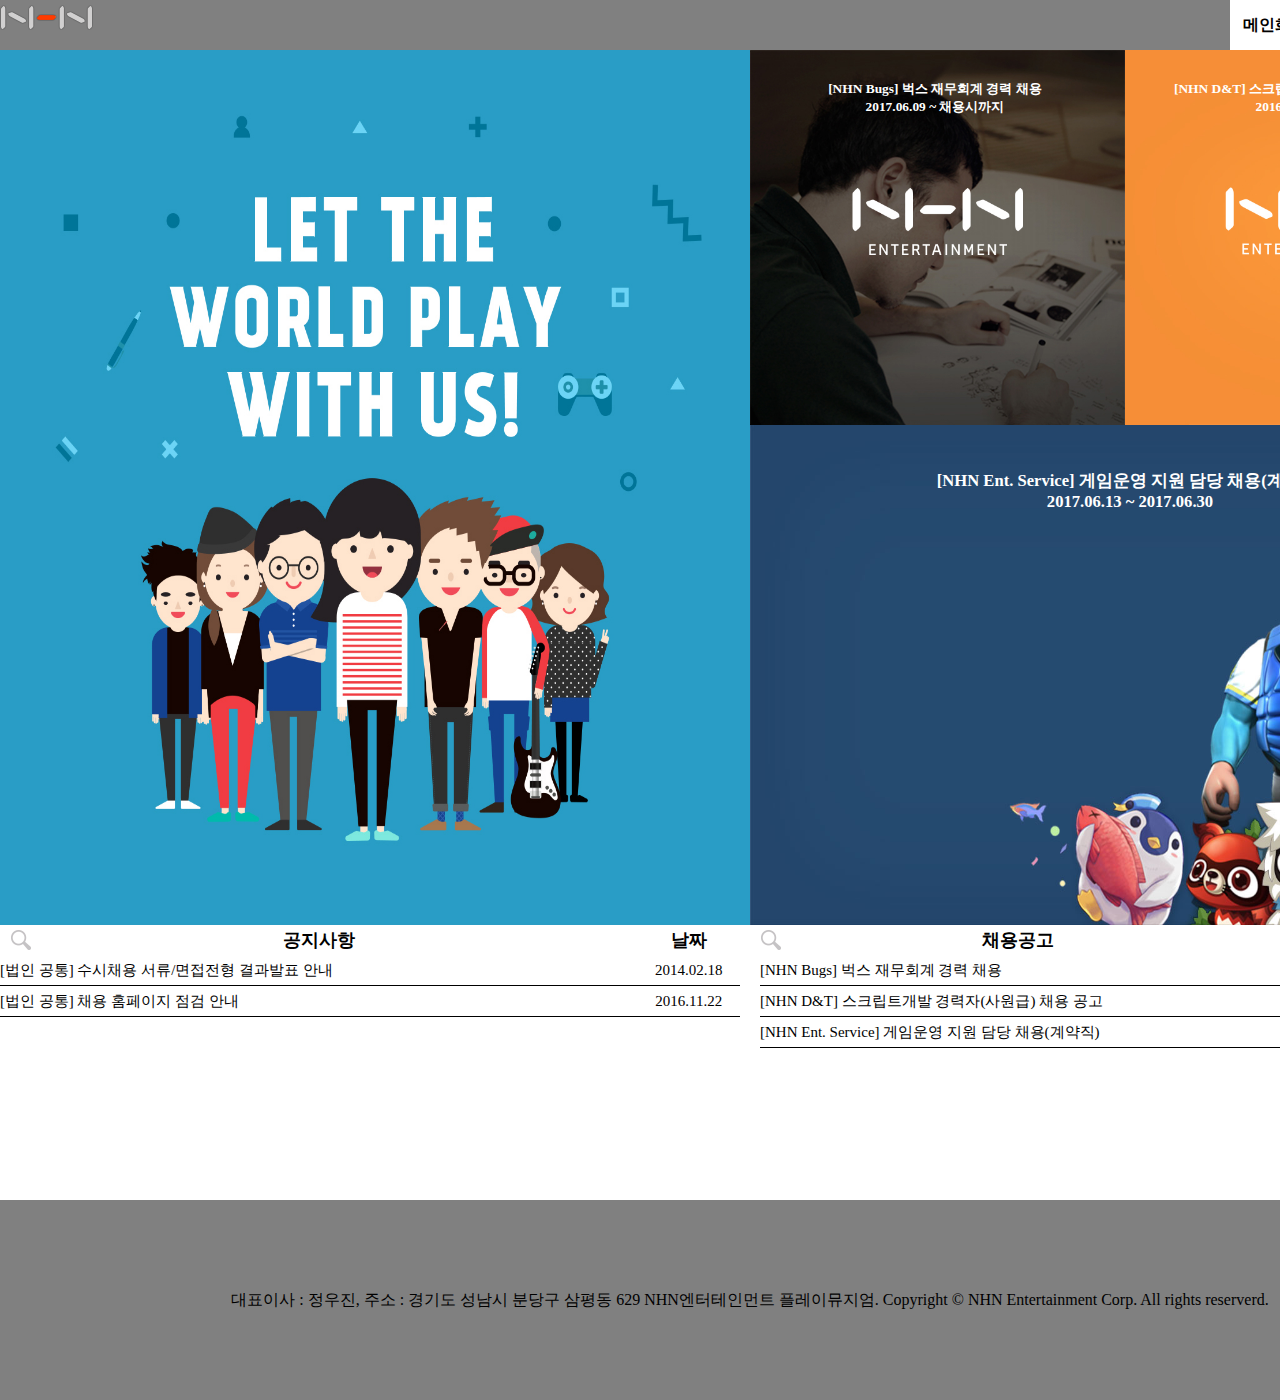
<file: NHN/index.html>
<!DOCTYPE html>
<html lang="en">
<head>
    <meta charset="UTF-8">
    <title>Title</title>
    <link rel="stylesheet" href="css/css.css">


</head>
<body>
<div id="wrap">

    <header>
        <a href="#" ><img src="images/da.png" alt="img"/></a>
        <ul>
                 <li><a href="./index3.html">공지사항</a></li>
        </ul>
            <ul>
                  <li><a href="./index2.html">채용공고</a></li>
            </ul>
        <ul><div id="jigm">
                 <li><a href="./index.html">메인화면</a></li>
        </div>
        </ul>

    </header>
    <section>
    <div id="left"><img src="images/main02_2560.jpg" alt="img"/>
              <div id="a-left">
        <ul>
            <li><h3>공지사항</h3>
                <ul>
                    <li><a href="#">[법인 공통] 수시채용 서류/면접전형 결과발표 안내</a></li>
                    <li><a href="#">[법인 공통] 채용 홈페이지 점검 안내</a></li>
                </ul>
            </li>
        </ul>
    </div>
        <div id="a-right">
                    <ul><li><h3>날짜</h3>
                <ul>
                <li>2014.02.18</li>
                <li>2016.11.22</li>
                </ul>
                </ul>


        </div>
        <div id="c"><a href="./index3.html"><img src="images/sp.png" alt="img" height="35" width="53" /></a></div>
</div>

        <div id="right">
            <div id="smalltext1"><a href="#"><h6>[NHN Bugs] 벅스 재무회계 경력 채용
<br>
                2017.06.09 ~ 채용시까지</h6></a></div>
            <div id="smalltext2"><a href="#"><h6>[NHN D&T] 스크립트개발 경력자(사원급) 채용 공고
<br>
                2016.02.15 ~ 채용시까지</h6></a></div>
            <div id="bigtext1"><a href="#"><h5>[NHN Ent. Service] 게임운영 지원 담당 채용(계약직)
<br>
                2017.06.13 ~ 2017.06.30</h5></a></div>
            <div class="small">
                <img src="images/rolling1_KR88_1.jpg" alt="img"/>
                <img src="images/rolling1_KR88_2.jpg" alt="img"></div>
            <div id="big">
            <img src="images/rolling2_KR88.jpg" height="720" width="1200" alt="img"/>
                <div id="b-left">
                    <ul>
                        <li><h3>채용공고</h3>
                            <ul>
                                <li><a href="#">[NHN Bugs] 벅스 재무회계 경력 채용</a></li>
                                <li><a href="#">[NHN D&T] 스크립트개발 경력자(사원급) 채용 공고</a></li>
                                <li><a href="#">[NHN Ent. Service] 게임운영 지원 담당 채용(계약직)</a></li>
                            </ul>
                        </li>
                    </ul>
                </div>
                <div id="b-right">
                    <ul>
                        <li><h3>날짜</h3>
                            <ul>
                                <li>2017.06.09 ~ 채용시까지</li>
                                <li>2016.02.15 ~ 채용시까지</li>
                                <li>2017.06.13 ~ 2017.06.30</li>
                            </ul>
                    </ul>
                </div>
            </div>
            <div id="d"><a href="index2.html"><img src="images/sp.png" alt="img" height="35" width="53" /></a></div>
        </div>
</section>

    <footer>
<p>대표이사 : 정우진, 주소 : 경기도 성남시 분당구 삼평동 629 NHN엔터테인먼트 플레이뮤지엄. Copyright © NHN Entertainment Corp. All rights reserverd.</p>
    </footer>
</div>
</div>
</body>
</html>
</file>
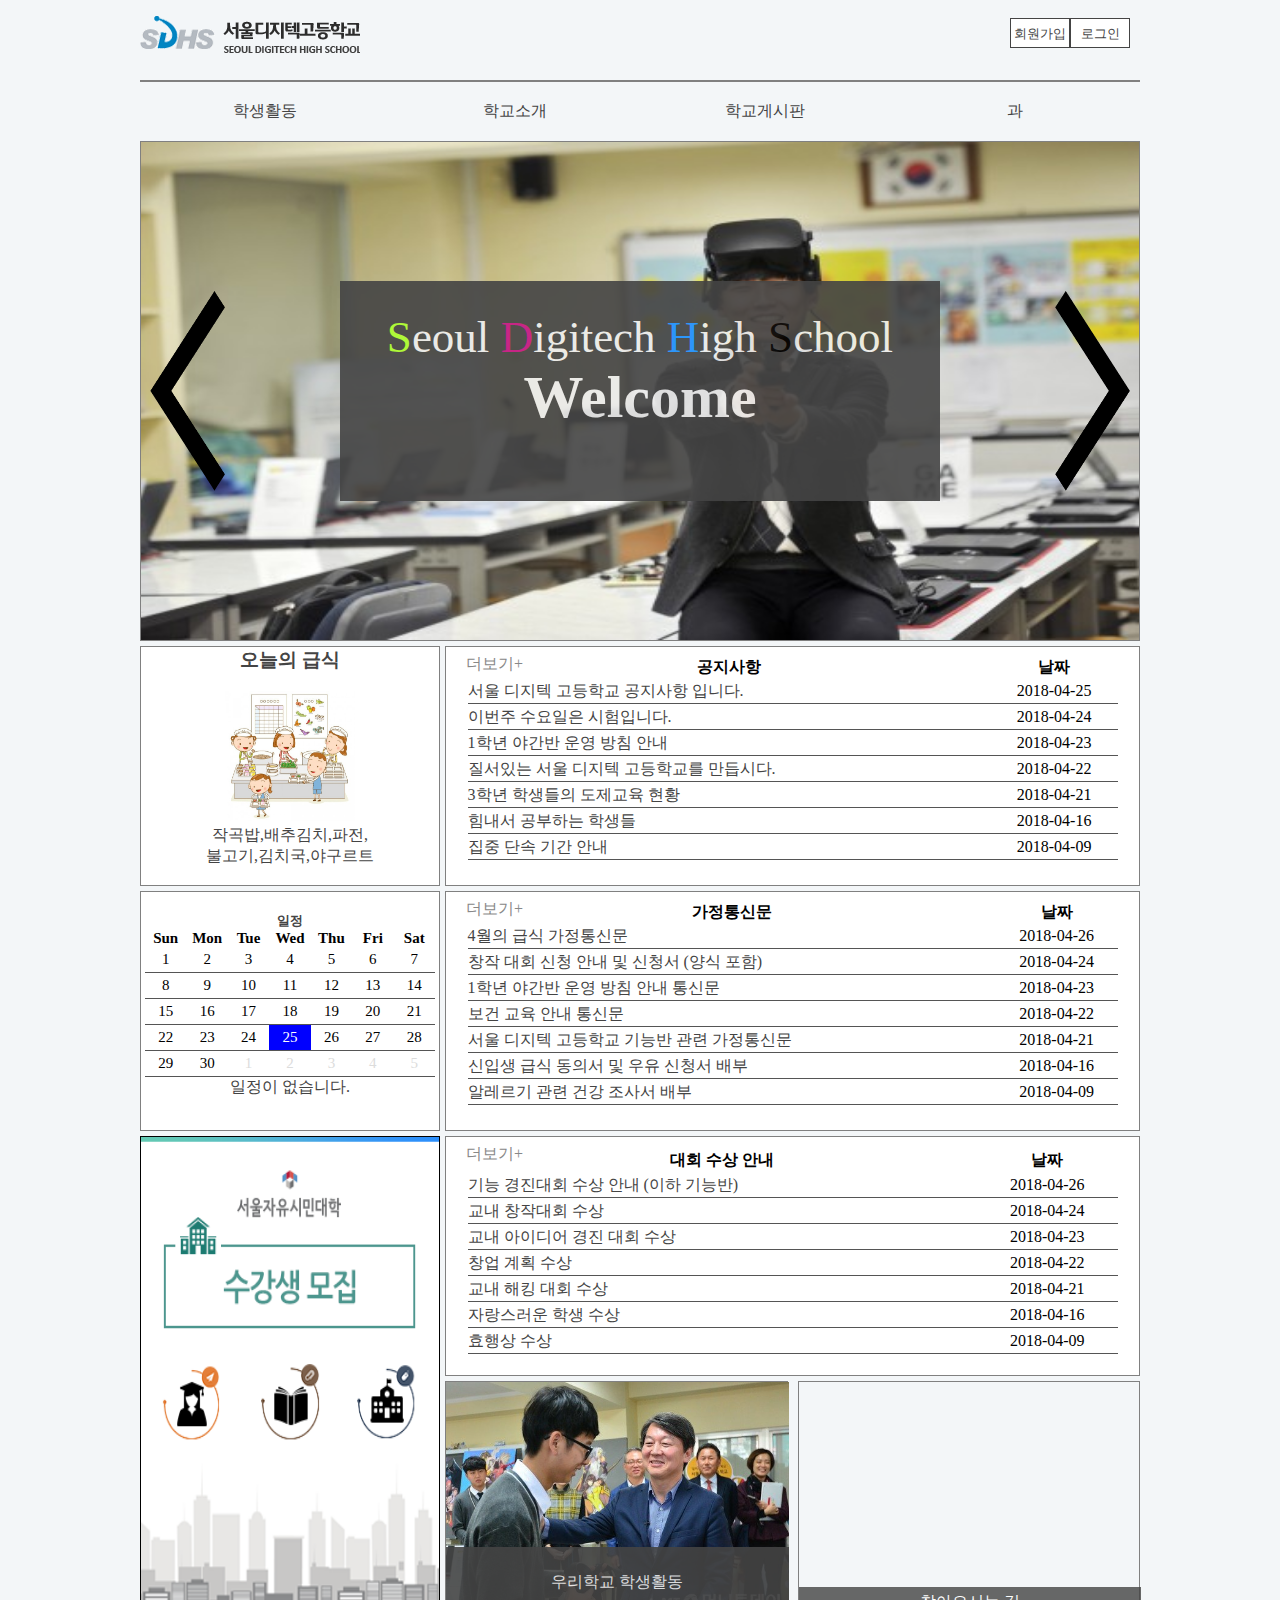
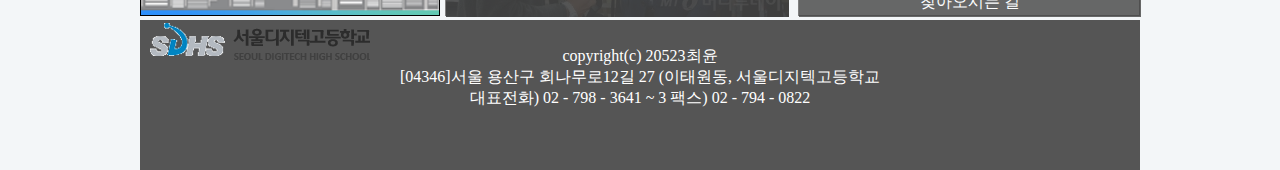
<file: sdhs/index.html>
<!DOCTYPE html>
<html lang="en">
<head>
    <meta charset="UTF-8">
    <title>Title</title>
    <link rel="stylesheet" href="css/css.css">
    <script src="https://ajax.googleapis.com/ajax/libs/jquery/3.3.1/jquery.min.js"></script>
    <script src="js/js.js"></script>

</head>
<body>
<div id="mask"></div>
<div id="wrap">
    <header>
        <div id="logo"><img src="images/selectImageView.png" alt="logo"/>
            <div id="login">
                <ul>
                    <li>로그인</li>
                    <li>회원가입</li>
                </ul>


        </div></div>
        <nav>
<div id="drdw">
        <ul>
            <li><a href="#">학생활동</a>
                <ul>
                    <li><a href="#">동아리</a></li>
                    <li><a href="#">방과후</a></li>
                    <li><a href="#">창체활동</a></li>
                </ul>
            <li><a href="#">학교소개</a>
                <ul>
                    <li><a href="#">교사</a></li>
                    <li><a href="#">학교구조</a></li>
                    <li><a href="#">우리학교</a></li>
                </ul>
            <li><a href="#">학교게시판</a>
                <ul>
                    <li><a href="">자유게시판</a></li>
                    <li><a href="">공지사항</a></li>
                    <li><a href="">가정통신문</a></li>
                </ul>
            <li><a href="#">과</a>
                <ul>
                    <li><a href="">VR콘텐츠과</a></li>
                    <li><a href="">게임콘텐츠과</a></li>
                    <li><a href="">사물인터넷과</a></li>
                    <li><a href="">공간정보과</a></li>
                </ul>
        </ul>
</div>
        </nav>
<div id="popup_register">
    <form>
        <dl class="id">
            <dt><label for="id">아이디</label></dt>
            <dd><input type="text" id="id" name="id" placeholder="id"></dd>
        </dl>
    <dl class="pw">
            <dt><label for="password">비밀번호</label></dt>
            <dd><input type="password" id="password" name="password" placeholder="password"></dd>
    </dl>
        <dl class=pw_c>
            <dt><label for="check_pw">비밀번호 확인</label></dt>
            <dd><input type="password" id="check_pw" name="check_pw" placeholder="check password"></dd>
    </dl>
        <dl class="email">
            <dt><label for="email">이메일</label></dt>
            <dd><input type="email" id="email" name="email" placeholder="email"></dd>

    </dl>
        <dl class="adress">
            <dt><label for="adress">주소</label></dt>
            <dd><input type="text" id="adress" name="adress" placeholder="adress"></dd>
    </dl>
            <button type="submit" id="submit" name="sign_ok">회원가입</button>
            <button type="button" id="cancel" name="cancel">닫기</button>
    </form>
</div>
        <div id="popup_login">
            <form>
            <dl class="lg_id">
                <dt><label for="lg_id">아이디</label></dt>
                <dd><input type="text" id="lg_id" name="lg_id" placeholder="id"></dd>
                 </dl>
                <dl class="lg_pw">
                <dt><label for="lg_password">비밀번호</label></dt>
                <dd><input type="password" id="lg_password" name="lg_password" placeholder="password"></dd>
                </dl>

                <button type="submit" id="lg_submit">로그인</button>
                <button type="button" id="lg_cancel">닫기</button>
            </form>
        </div>
    </header>
    <section>
        <div id="slide_wrap">
        <div id="slide">
            <img src="images/slide1.jpg" alt="slide1"/>
            <img src="images/slide2.jpg" alt="slide2"/>
            <img src="images/slide3.jpg" alt="slide3"/>
        </div>
            <img src="images/LA.png" alt="left" id="LA" class="sb"/>
            <img src="images/RA.png" alt="right" id="RA" class="sb"/>
                <div id="welcome">
                    <p><span id="color1">S</span>eoul <span id="color2">D</span>igitech <span id="color3">H</span>igh <span id="color4">S</span>chool</p>
                    <span id="jemok">Welcome</span>
            </div>
        </div>
        <article>
        <aside>
            <div id="gpsic">
            <h3>오늘의 급식</h3>
            <br>
            <img src="images/gpsic.jpg" alt="mashitgeta">
            <br>
            <ul>
                <li>작곡밥,배추김치,파전,</li>
                <li>불고기,김치국,야구르트</li>
            </ul>
            </div>
            <div id="cal">
                <h5>일정</h5>
                    <table>
                        <tr>
                        <th>Sun</th>
                        <th>Mon</th>
                        <th>Tue</th>
                        <th>Wed</th>
                        <th>Thu</th>
                        <th>Fri</th>
                        <th>Sat</th>
                        </tr>
                        <tr>
                            <td>1</td>
                            <td>2</td>
                            <td>3</td>
                            <td>4</td>
                            <td>5</td>
                            <td>6</td>
                            <td>7</td>
                        </tr>
                        <tr>
                            <td>8</td>
                            <td>9</td>
                            <td>10</td>
                            <td>11</td>
                            <td>12</td>
                            <td>13</td>
                            <td>14</td>
                        </tr>
                        <tr>
                            <td>15</td>
                            <td>16</td>
                            <td>17</td>
                            <td>18</td>
                            <td>19</td>
                            <td>20</td>
                            <td>21</td>
                        </tr>
                        <tr>
                            <td>22</td>
                            <td>23</td>
                            <td>24</td>
                            <td id="today">25</td>
                            <td>26</td>
                            <td>27</td>
                            <td>28</td>
                        </tr>
                        <tr>
                            <td>29</td>
                            <td>30</td>
                            <td class="gray">1</td>
                            <td class="gray">2</td>
                            <td class="gray">3</td>
                            <td class="gray">4</td>
                            <td class="gray">5</td>
                        </tr>


                    </table>
                <p>일정이 없습니다.</p>

            </div>
            <div id="banner">
                <img src="images/bannerimg.jpg" alt="banner1">
                <img src="images/bannerimg2.jpg" alt="banner2">
            </div>
        </aside>

            <div id="contants">
            <div id="top">
            <table>
                <tr>
                    <th>공지사항</th>
                    <th>날짜</th>
                </tr>
                <tr>
                    <td><a href="#">서울 디지텍 고등학교 공지사항 입니다.</a></td>
                    <td class="contant">2018-04-25</td>
                </tr>
                <tr>
                    <td><a href="#">이번주 수요일은 시험입니다.</a></td>
                    <td class="contant">2018-04-24</td>
                </tr>
                <tr>
                    <td><a href="#">1학년 야간반 운영 방침 안내</a></td>
                    <td class="contant">2018-04-23</td>
                </tr>
                <tr>
                    <td><a href="#">질서있는 서울 디지텍 고등학교를 만듭시다.</a></td>
                    <td class="contant">2018-04-22</td>
                </tr>
                <tr>
                    <td><a href="#">3학년 학생들의 도제교육 현황</a></td>
                    <td class="contant">2018-04-21</td>
                </tr>
                <tr>
                    <td><a href="#">힘내서 공부하는 학생들</a></td>
                    <td class="contant">2018-04-16</td>
                </tr>
                <tr>
                    <td><a href="#">집중 단속 기간 안내</a></td>
                    <td class="contant">2018-04-09</td>
                </tr>

            </table>
                <div id="du2">
                    <a href="">더보기+</a>
                </div>
            </div>
            <div id="down">
                <table>
                    <tr>
                        <th>가정통신문</th>
                        <th>날짜</th>
                    </tr>
                    <tr>
                        <td><a href="#">4월의 급식 가정통신문</a></td>
                        <td class="contant">2018-04-26</td>
                    </tr>
                    <tr>
                        <td><a href="#" class="bold">창작 대회 신청 안내 및 신청서 (양식 포함)</a></td>
                        <td class="contant">2018-04-24</td>
                    </tr>
                    <tr>
                        <td><a href="#" class="bold">1학년 야간반 운영 방침 안내 통신문</a></td>
                        <td class="contant">2018-04-23</td>
                    </tr>
                    <tr>
                        <td><a href="#" class="bold">보건 교육 안내 통신문</a></td>
                        <td class="contant">2018-04-22</td>
                    </tr>
                    <tr>
                        <td><a href="#" class="bold">서울 디지텍 고등학교 기능반 관련 가정통신문</a></td>
                        <td class="contant">2018-04-21</td>
                    </tr>
                    <tr>
                        <td><a href="#">신입생 급식 동의서 및 우유 신청서 배부</a></td>
                        <td class="contant">2018-04-16</td>
                    </tr>
                    <tr>
                        <td><a href="#">알레르기 관련 건강 조사서 배부</a></td>
                        <td class="contant">2018-04-09</td>
                    </tr>
                </table>
                <div id="du">
                    <a href="">더보기+</a>
                </div>

            </div>
            </div>
                <!--300px!-->

                <div id="bottomwrap">
                    <div id="btop">
                        <table>
                            <tr>
                                <th>대회 수상 안내</th>
                                <th>날짜</th>
                            </tr>
                            <tr>
                                <td><a href="#">기능 경진대회 수상 안내 (이하 기능반)</a></td>
                                <td class="contant">2018-04-26</td>
                            </tr>
                            <tr>
                                <td><a href="#" class="bold">교내 창작대회 수상</a></td>
                                <td class="contant">2018-04-24</td>
                            </tr>
                            <tr>
                                <td><a href="#" class="bold">교내 아이디어 경진 대회 수상</a></td>
                                <td class="contant">2018-04-23</td>
                            </tr>
                            <tr>
                                <td><a href="#" class="bold">창업 계획 수상</a></td>
                                <td class="contant">2018-04-22</td>
                            </tr>
                            <tr>
                                <td><a href="#" class="bold">교내 해킹 대회 수상</a></td>
                                <td class="contant">2018-04-21</td>
                            </tr>
                            <tr>
                                <td><a href="#">자랑스러운 학생 수상</a></td>
                                <td class="contant">2018-04-16</td>
                            </tr>
                            <tr>
                                <td><a href="#">효행상 수상</a></td>
                                <td class="contant">2018-04-09</td>
                            </tr>
                        </table>
                        <div id="du3">
                            <a href="#">더보기+</a>
                        </div>
                    </div>

                    <div id="bbottom">
                        <img src="images/hwal.jpg" alt="img">
                        <div id="black">우리학교 학생활동</div>
                    </div>
                    <div id="bbottom2">
                        <iframe src="https://www.google.com/maps/embed?pb=!1m18!1m12!1m3!1d3810.422263442855!2d126.98850201556425!3d37.5390323334599!2m3!1f0!2f0!3f0!3m2!1i1024!2i768!4f13.1!3m3!1m2!1s0x357ca24eb401c3c3%3A0xcac6c402eb3ae54f!2z7ISc7Jq465SU7KeA7YWN6rOg65Ox7ZWZ6rWQ!5e1!3m2!1sko!2skr!4v1524617860691"  style="border:0" allowfullscreen></iframe>
                        <div id="chat">찾아오시는 길</div>
                    </div>
                </div>
        </article>

    </section>
    <footer>
        <div id="foonter">
        <ul>
            <li> <span>copyright(c) 20523최윤</span></li>
            <li> <span>[04346]서울 용산구 회나무로12길 27 (이태원동, 서울디지텍고등학교</span></li>
            <li><span>대표전화) 02 - 798 - 3641 ~ 3 팩스) 02 - 794 - 0822</span></li>
        </ul>
        </div>
        <div id="flogo"><img src="images/selectImageView.png" alt="logo"/></div>

    </footer>

</div>
</body>
</html>
</file>
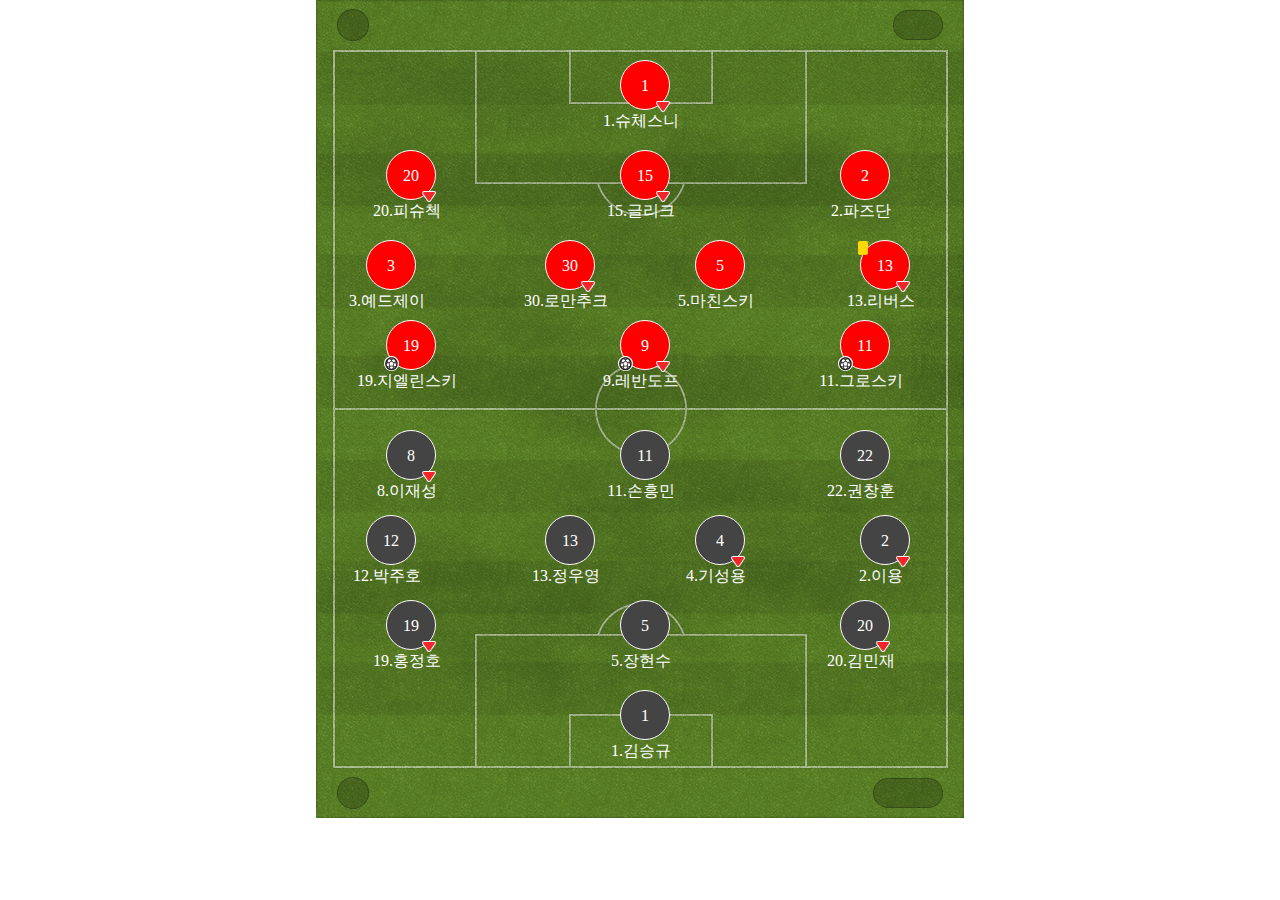
<file: soccer/index.html>
<!DOCTYPE html>
<html lang="en">
<head>
    <meta charset="UTF-8">
    <title>Title</title>
    <link rel="stylesheet" href="css/css.css">
</head>
<body>
<div id="wrap">
    <div id="bg">
        <ul>
        <li class="a" id="b">
            <span>1</span><span class="sp">1.슈체스니</span>
            <img src="images/RA.png" class="RA" /></li>

        <li class="a" id="c">
            <span>2</span><span class="sp">2.파즈단</span></li>

        <li class="a" id="d">
            <span>3</span><span class="sp">3.예드제이</span></li>

        <li class="a" id="e">
            <span>5</span><span class="sp">5.마친스키</span></li>

        <li class="a" id="f">
            <span>9</span><span class="sp">9.레반도프</span>
            <img src="images/RA.png" class="RA" alt="RadAllow"/>
            <img src="images/SCB.png" class="SCB" alt="Soccer Ball"/>
        </li>

        <li class="a" id="g">
        <span>11</span><span class="sp">11.그로스키</span>
            <img src="images/SCB.png" class="SCB" alt="Soccer Ball"/></li>

        <li class="a" id="h">
            <span>13</span><span class="sp">13.리버스</span>
            <img src="images/RA.png" class="RA" alt="RadAllow"/>
            <img src="images/YC.png" class="YC" alt="YellowCard"/></li>

        <li class="a" id="i">
            <span>15</span><span class="sp">15.글리크</span>
            <img src="images/RA.png" class="RA" alt="RadAllow"/>
        </li>
       <li class="a" id="j">
        <span>19</span><span class="sp">19.지엘린스키</span>
           <img src="images/SCB.png" class="SCB" alt="Soccer Ball"/>
       </li>
<li class="a" id="k">
        <span>20</span><span class="sp">20.피슈첵</span>
    <img src="images/RA.png" class="RA" alt="RadAllow"/>
</li>

        <li class="a" id="l">
            <span>30</span><span class="sp">30.로만추크</span>
            <img src="images/RA.png" class="RA" alt="RadAllow"/>
        </li>
        </ul>
        <ul>
        <li class="b" id="aa">
            <span>1</span><span class="sp">1.김승규</span></li>
        <li class="b" id="ab">
            <span>2</span><span class="sp">2.이용</span>
            <img src="images/RA.png" class="RA" alt="RadAllow"/>
        </li>
        <li class="b" id="ac">
            <span>4</span>
            <span class="sp">4.기성용</span>
            <img src="images/RA.png" class="RA" alt="RadAllow"/>
        </li>
        <li class="b" id="ad">
            <span>5</span><span class="sp">5.장현수</span></li>
        <li class="b" id="ae">
            <span>8</span><span class="sp">8.이재성</span>
            <img src="images/RA.png" class="RA" alt="RadAllow"/>
        </li>
        <li class="b" id="af">
            <span>11</span><span class="sp">11.손흥민</span></li>
        <li class="b" id="ag">
            <span>12</span><span class="sp">12.박주호</span></li>
        <li class="b" id="ah">
            <span>13</span><span class="sp">13.정우영</span></li>
        <li class="b" id="ai">
            <span>19</span><span class="sp">19.홍정호</span>
            <img src="images/RA.png" class="RA" alt="RadAllow"/>
        </li>
        <li class="b" id="aj">
            <span>20</span><span class="sp">20.김민재</span>
            <img src="images/RA.png" class="RA" alt="RadAllow"/>
        </li>
        <li class="b" id="ak">
            <span>22</span><span class="sp">22.권창훈</span></li>
        </ul>
    </div> </div>
</body>
</html>
</file>
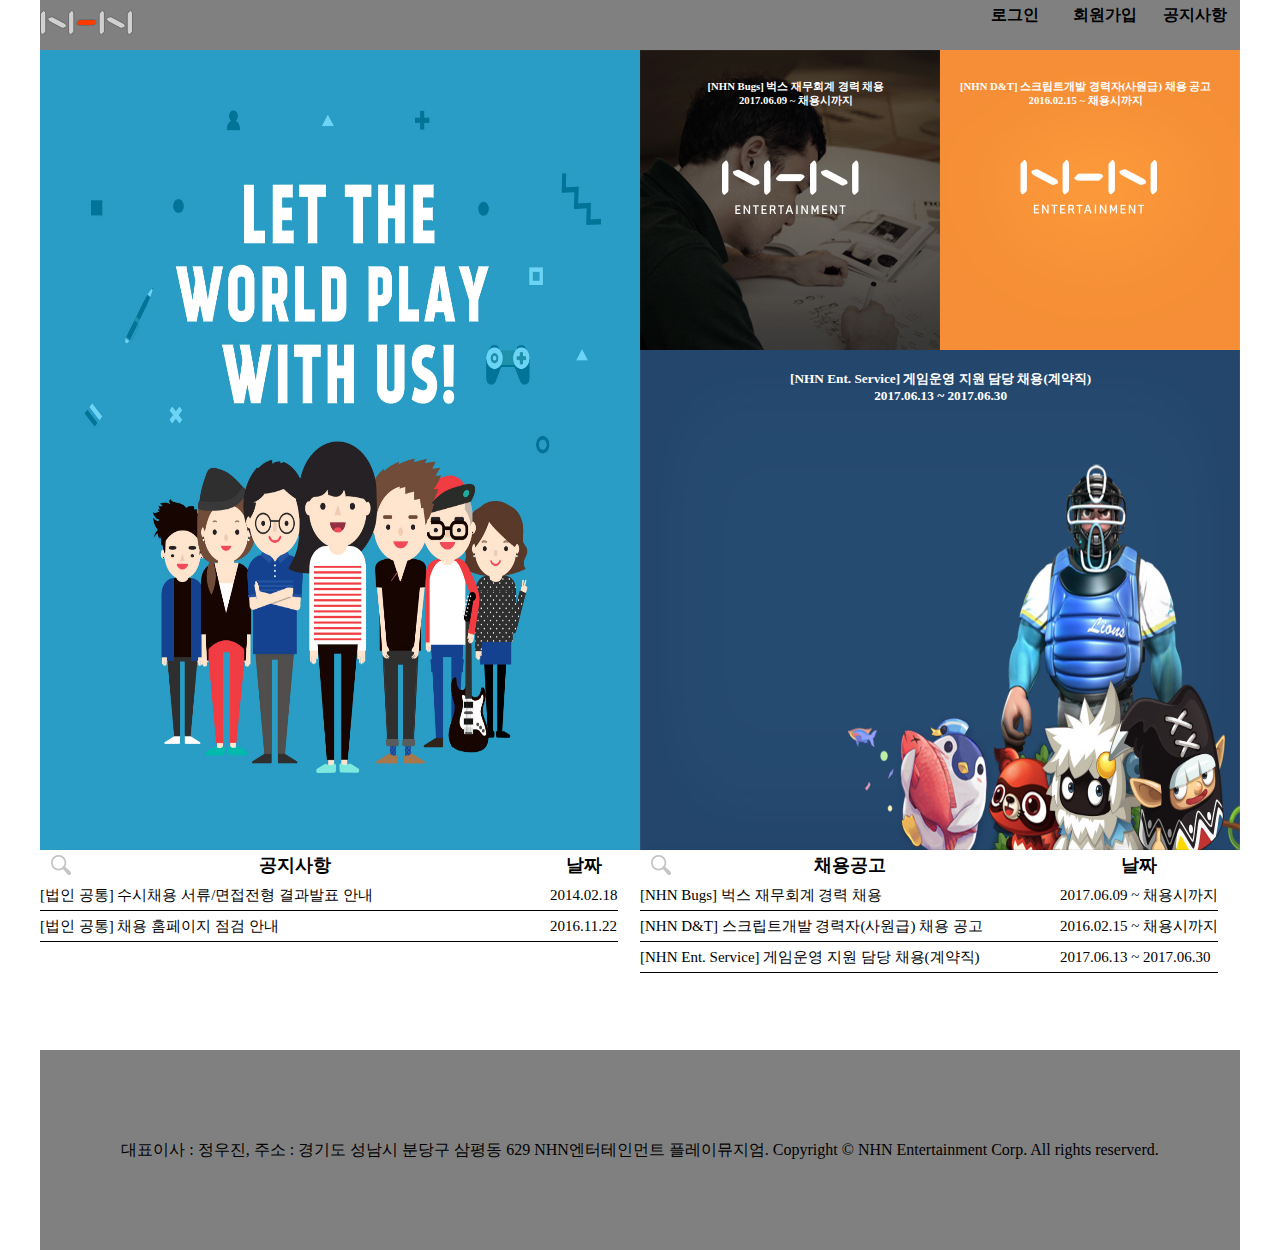
<file: NHN/NHN/index.html>
<!DOCTYPE html>
<html lang="en">
<head>
    <meta charset="UTF-8">
    <title>Title</title>
    <link rel="stylesheet" href="css/css.css">
    <script src="https://ajax.googleapis.com/ajax/libs/jquery/3.3.1/jquery.min.js"></script>


</head>
<body>
<div id="wrap">

    <header>
        <a href="#" ><img src="images/da.png" alt="img"/></a>
        <ul>
                 <li> <h4><a href="#">공지사항</a></h4></li>
        </ul>
            <ul>
                  <li> <h4><a href="#">회원가입</a></h4></li>
            </ul>
        <ul>
                 <li> <h4><a href="#">로그인</a></h4></li>
        </ul>

    </header>
    <section>
    <div id="left"><img src="images/main02_2560.jpg" alt="img"/>
              <div id="a-left">
        <ul>
            <li><h3>공지사항</h3>
                <ul>
                    <li><a href="#">[법인 공통] 수시채용 서류/면접전형 결과발표 안내</a></li>
                    <li><a href="#">[법인 공통] 채용 홈페이지 점검 안내</a></li>
                </ul>
            </li>
        </ul>
    </div>
        <div id="a-right">
                    <ul><li><h3>날짜</h3>
                <ul>
                <li>2014.02.18</li>
                <li>2016.11.22</li>
                </ul>
                </ul>


        </div>
        <div id="c"><a href="./index3.html"><img src="images/sp.png" alt="img" height="35" width="53" /></a></div>
</div>

        <div id="right">
            <div id="smalltext1"><a href="#"><h6>[NHN Bugs] 벅스 재무회계 경력 채용
<br>
                2017.06.09 ~ 채용시까지</h6></a></div>
            <div id="smalltext2"><a href="#"><h6>[NHN D&T] 스크립트개발 경력자(사원급) 채용 공고
<br>
                2016.02.15 ~ 채용시까지</h6></a></div>
            <div id="bigtext1"><a href="#"><h5>[NHN Ent. Service] 게임운영 지원 담당 채용(계약직)
<br>
                2017.06.13 ~ 2017.06.30</h5></a></div>
            <div class="small">
                <img src="images/rolling1_KR88_1.jpg" alt="img"/>
                <img src="images/rolling1_KR88_2.jpg" alt="img"></div>
            <div id="big">
            <img src="images/rolling2_KR88.jpg" height="720" width="1200" alt="img"/>
                <div id="b-left">
                    <ul>
                        <li><h3>채용공고</h3>
                            <ul>
                                <li><a href="#">[NHN Bugs] 벅스 재무회계 경력 채용</a></li>
                                <li><a href="#">[NHN D&T] 스크립트개발 경력자(사원급) 채용 공고</a></li>
                                <li><a href="#">[NHN Ent. Service] 게임운영 지원 담당 채용(계약직)</a></li>
                            </ul>
                        </li>
                    </ul>
                </div>
                <div id="b-right">
                    <ul>
                        <li><h3>날짜</h3>
                            <ul>
                                <li>2017.06.09 ~ 채용시까지</li>
                                <li>2016.02.15 ~ 채용시까지</li>
                                <li>2017.06.13 ~ 2017.06.30</li>
                            </ul>
                    </ul>
                </div>
            </div>
            <div id="d"><a href="index2.html"><img src="images/sp.png" alt="img" height="35" width="53" /></a></div>
        </div>
</section>

    <footer>
<p>대표이사 : 정우진, 주소 : 경기도 성남시 분당구 삼평동 629 NHN엔터테인먼트 플레이뮤지엄. Copyright © NHN Entertainment Corp. All rights reserverd.</p>
    </footer>
</div>
</div>
</body>
</html>
</file>
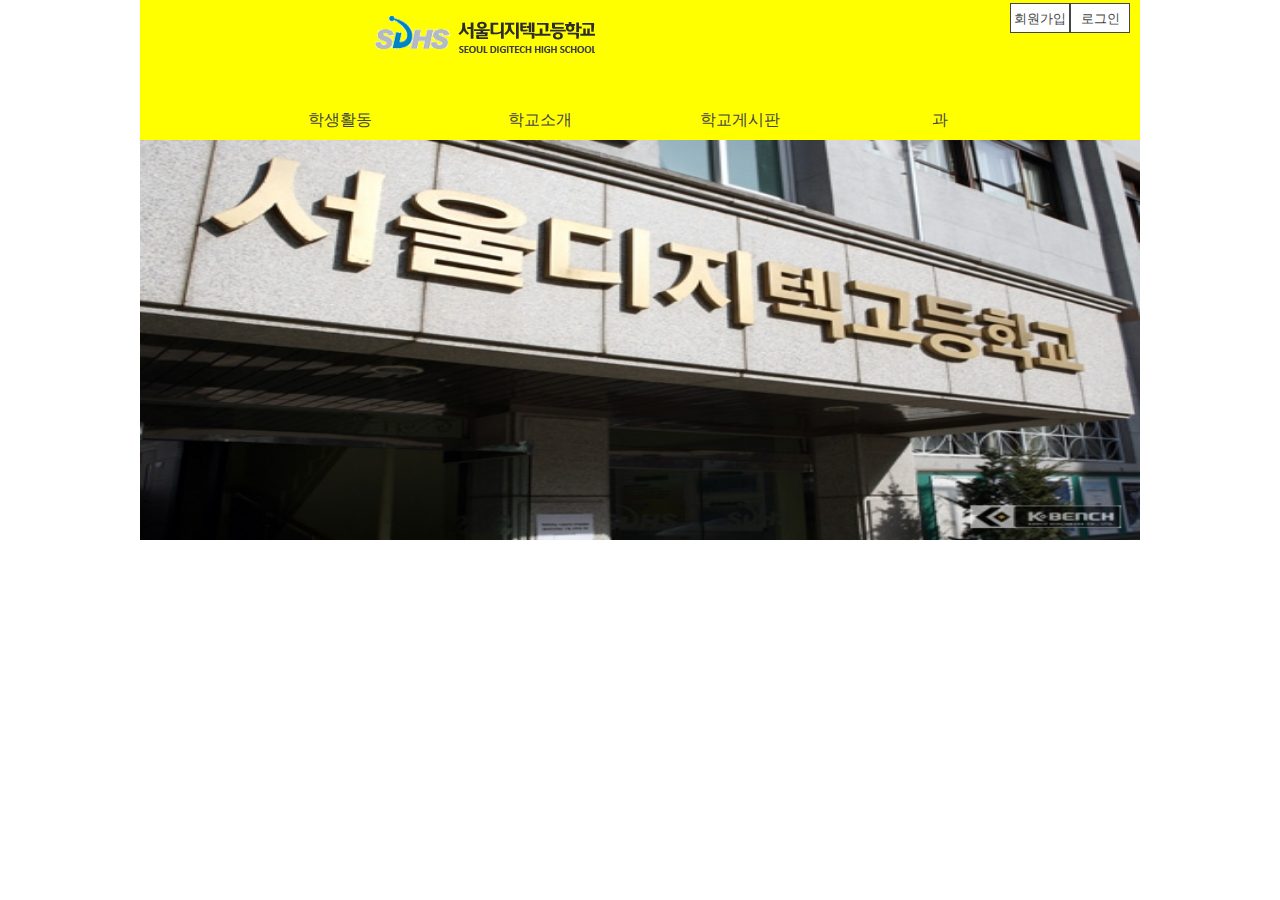
<file: sdhs/sdhs/index.html>
<!DOCTYPE html>
<html lang="en">
<head>
    <meta charset="UTF-8">
    <title>Title</title>
    <link rel="stylesheet" href="css/css.css">
    <script src="https://ajax.googleapis.com/ajax/libs/jquery/3.3.1/jquery.min.js"></script>
    <script>
        var a=0;
        $(document).ready(function () {
            $("#login>ul>li").eq(1).click(function () {
                if (a == 0) {
                $("#popup_register").fadeIn();
                a=1
            }

            })
            $("#login>ul>li").eq(0).click(function () {
                if (a==0) {
                    $("#popup_login").fadeIn();
                }
            a=1;
            })
            $("#cancel").click(function () {
                $("#popup_register").fadeOut();
                a=0;
            })
            $("#lg_cancel").click(function () {
                $("#popup_login").fadeOut();
                a=0;
            })
        })
    </script>
</head>
<body>
<div id="wrap">
    <header>
        <div id="logo"><img src="images/selectImageView.png" height="42" width="220"/>
            <div id="login">
                <ul>
                    <li>로그인</li>
                    <li>회원가입</li>
                </ul>


        </div></div>
<div id="drdw">
        <ul>
            <li><a href="#">학생활동</a>
                <ul>
                    <li><a href="">동아리</a></li>
                    <li><a href="">방과후</a></li>
                    <li><a href="">창체활동</a></li>
                </ul>
            <li><a href="#">학교소개</a>
                <ul>
                    <li><a href="">교사</a></li>
                    <li><a href="">학교구조</a></li>
                    <li><a href="">우리학교</a></li>
                </ul>
            <li><a href="#">학교게시판</a>
                <ul>
                    <li><a href="">자유게시판</a></li>
                    <li><a href="">공지사항</a></li>
                    <li><a href="">가정통신문</a></li>
                </ul>
            <li><a href="#">과</a>
                <ul>
                    <li><a href="">VR콘텐츠과</a></li>
                    <li><a href="">게임콘텐츠과</a></li>
                    <li><a href="">사물인터넷과</a></li>
                    <li><a href="">공간정보과</a></li>
                </ul>
        </ul>
</div>
<div id="popup_register">
        <dl>
            <dt><label for="id">아이디</label></dt>
            <dd><input type="text" id="id" name="id" placeholder="id"></dd>
            <dt><label for="password">비밀번호</label></dt>
            <dd><input type="text" id="password" name="password" placeholder="password"></dd>
            <dt><label for="check_pw">비밀번호 확인</label></dt>
            <dd><input type="text" id="check_pw" name="check_pw" placeholder="check password"></dd>
            <dt><label for="email">이메일</label></dt>
            <dd><input type="email" id="email" name="email" placeholder="email"></dd>
            <dt><label for="adress">주소</label></dt>
            <dd><input type="text" id="adress" name="adress" placeholder="adress"></dd>
            <button type="submit" id="submit">회원가입</button>
            <button type="button" id="cancel">닫기</button>
        </dl>
</div>
        <div id="popup_login">
            <dl>
                <dt><label for="lg_id">아이디</label></dt>
                <dd><input type="text" id="lg_id" name="lg_id" placeholder="id"></dd>
                <dt><label for="lg_password">비밀번호</label></dt>
                <dd><input type="text" id="lg_password" name="lg_password" placeholder="password"></dd>
                <button type="lg_submit" id="lg_submit">로그인</button>
                <button type="button" id="lg_cancel">닫기</button>
             </dl>
        </div>
    </header>
    <section>
        <div id="slide">
            <img src="images/slide 1.jpg" alt="slide1">
            <img src="images/slide 2.jpg" alt="slide2">
            <img src="images/slide 3.jpg" alt="slide3">
        </div>
    </section>
</div>
</body>
</html>
</file>
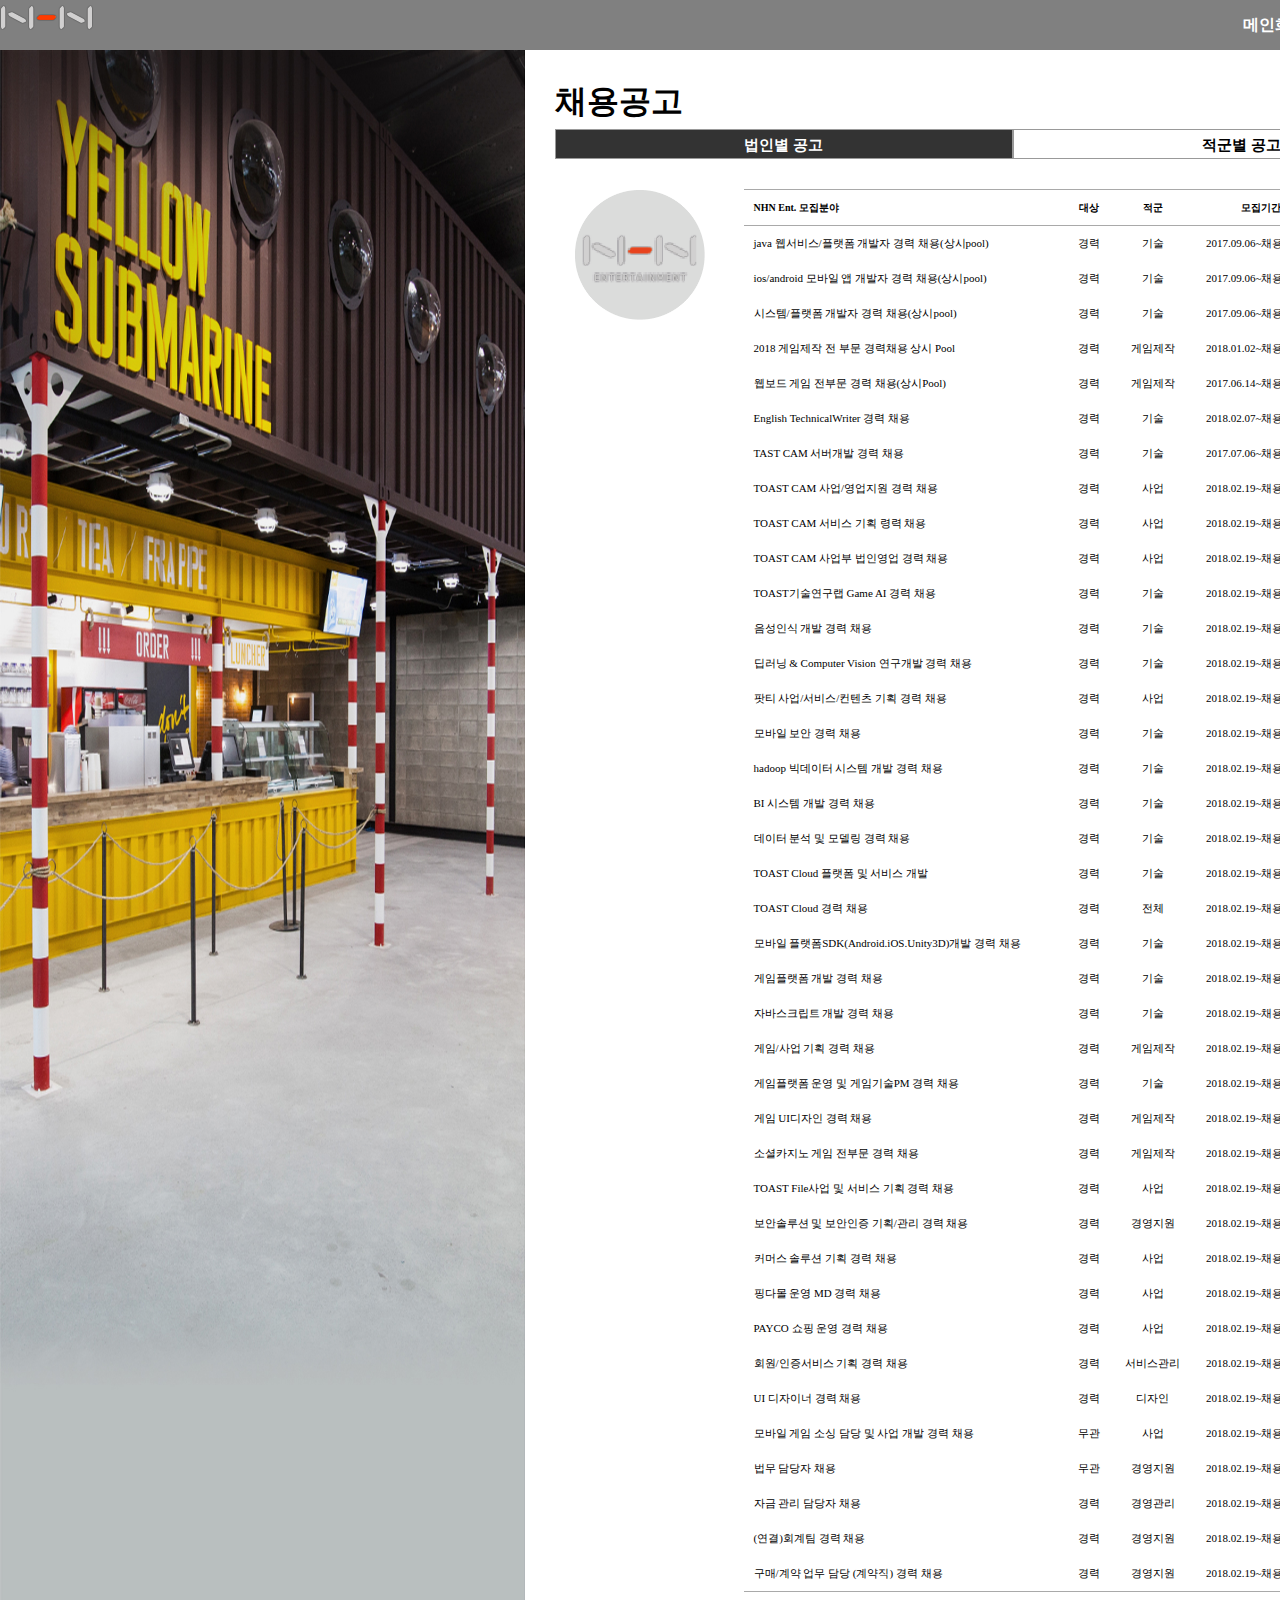
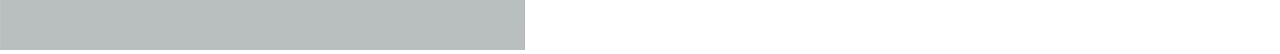
<file: NHN/index2.html>
<!DOCTYPE html>
<html lang="en">
<head>
    <meta charset="UTF-8">
    <title>Title</title>
    <link rel="stylesheet" href="css/gonggocss.css">
</head>
<body>
<div id="wrap">
<header>
    <a href="#" ><img src="images/da.png" alt="img"/></a>
    <ul>
        <li><a href="./index3.html">공지사항</a></li>
    </ul>
        <ul><div id="jigm"><li><a href="./index2.html">채용공고</a></li></div>
        </ul>
    <ul>
        <li><a href="./index.html">메인화면</a></li>
    </ul>


</header>
<contents>
    <div id="right">
        <h1>채용공고</h1>
    <div id="gonggo">
        <div id="bub" class="a"><h4>법인별 공고</h4></div>
    <div id="juk" class="a"><h4>적군별 공고</h4></div>
        <img src="images/Untitled-1.png" height="130" width="130" id="rightimg"/></footer>
    </div>



    <article>
        <table>
        <tr>
        <th class="n">NHN Ent. 모집분야</th>
        <th class="d">대상</th>
        <th class="d">적군</th>
        <th class="c">모집기간</th>
        <th class="b">지원서작성</th>
      </tr>
            <tr>
                <td class="n">java 웹서비스/플랫폼 개발자 경력 채용(상시pool)</td>
                <td>경력</td>
                <td>기술</td>
                <td>2017.09.06~채용시까지</td>
                <td><div class="red"><button>신규지원</button></div><div class="white"><button>수정</button></div></td>
            </tr>
            <tr>
                <td class="n">ios/android 모바일 앱 개발자 경력 채용(상시pool)</td>
                <td>경력</td>
                <td>기술</td>
                <td>2017.09.06~채용시까지</td>
                <td><div class="red"><button>신규지원</button></div><div class="white"><button>수정</button></div></td>
            </tr>
            <tr>
                <td class="n">시스템/플랫폼 개발자 경력 채용(상시pool)</td>
                <td>경력</td>
                <td>기술</td>
                <td>2017.09.06~채용시까지</td>
                <td><div class="red"><button>신규지원</button></div><div class="white"><button>수정</button></div></td>
            </tr>
            <tr>
            <td class="n">2018 게임제작 전 부문 경력채용 상시 Pool</td>
            <td>경력</td>
            <td>게임제작</td>
            <td>2018.01.02~채용시까지</td>
            <td><div class="red"><button>신규지원</button></div><div class="white"><button>수정</button></div></td>
        </tr>
            <tr>
            <td class="n">웹보드 게임 전부문 경력 채용(상시Pool)</td>
            <td>경력</td>
            <td>게임제작</td>
            <td>2017.06.14~채용시까지</td>
            <td><div class="red"><button>신규지원</button></div><div class="white"><button>수정</button></div></td>
        </tr>
            <tr>
            <td class="n">English TechnicalWriter 경력 채용</td>
            <td>경력</td>
            <td>기술</td>
            <td>2018.02.07~채용시까지</td>
            <td><div class="red"><button>신규지원</button></div><div class="white"><button>수정</button></div></td>
        </tr>
            <tr>
            <td class="n">TAST CAM 서버개발 경력 채용</td>
            <td>경력</td>
            <td>기술</td>
            <td>2017.07.06~채용시까지</td>
            <td><div class="red"><button>신규지원</button></div><div class="white"><button>수정</button></div></td>
        </tr>
            <tr>
            <td class="n">TOAST CAM 사업/영업지원 경력 채용</td>
            <td>경력</td>
            <td>사업</td>
            <td>2018.02.19~채용시까지</td>
            <td><div class="red"><button>신규지원</button></div><div class="white"><button>수정</button></div></td>
        </tr>
            <tr>
                <td class="n">TOAST CAM 서비스 기획 령력 채용</td>
                <td>경력</td>
                <td>사업</td>
                <td>2018.02.19~채용시까지</td>
                <td><div class="red"><button>신규지원</button></div><div class="white"><button>수정</button></div></td>
            </tr><tr>
            <td class="n">TOAST CAM 사업부 법인영업 경력 채용</td>
            <td>경력</td>
            <td>사업</td>
            <td>2018.02.19~채용시까지</td>
            <td><div class="red"><button>신규지원</button></div><div class="white"><button>수정</button></div></td>
        </tr><tr>
            <td class="n">TOAST기술연구랩 Game AI 경력 채용</td>
            <td>경력</td>
            <td>기술</td>
            <td>2018.02.19~채용시까지</td>
            <td><div class="red"><button>신규지원</button></div><div class="white"><button>수정</button></div></td>
        </tr><tr>
            <td class="n">음성인식 개발 경력 채용</td>
            <td>경력</td>
            <td>기술</td>
            <td>2018.02.19~채용시까지</td>
            <td><div class="red"><button>신규지원</button></div><div class="white"><button>수정</button></div></td>
        </tr><tr>
            <td class="n">딥러닝 & Computer Vision 연구개발 경력 채용</td>
            <td>경력</td>
            <td>기술</td>
            <td>2018.02.19~채용시까지</td>
            <td><div class="red"><button>신규지원</button></div><div class="white"><button>수정</button></div></td>
        </tr><tr>
            <td class="n">팟티 사업/서비스/컨텐츠 기획 경력 채용</td>
            <td>경력</td>
            <td>사업</td>
            <td>2018.02.19~채용시까지</td>
            <td><div class="red"><button>신규지원</button></div><div class="white"><button>수정</button></div></td>
        </tr><tr>
            <td class="n">모바일 보안 경력 채용</td>
            <td>경력</td>
            <td>기술</td>
            <td>2018.02.19~채용시까지</td>
            <td><div class="red"><button>신규지원</button></div><div class="white"><button>수정</button></div></td>
        </tr><tr>
            <td class="n">hadoop 빅데이터 시스템 개발 경력 채용</td>
            <td>경력</td>
            <td>기술</td>
            <td>2018.02.19~채용시까지</td>
            <td><div class="red"><button>신규지원</button></div><div class="white"><button>수정</button></div></td>
        </tr><tr>
            <td class="n">BI 시스템 개발 경력 채용</td>
            <td>경력</td>
            <td>기술</td>
            <td>2018.02.19~채용시까지</td>
            <td><div class="red"><button>신규지원</button></div><div class="white"><button>수정</button></div></td>
        </tr><tr>
            <td class="n">데이터 분석 및 모델링 경력 채용</td>
            <td>경력</td>
            <td>기술</td>
            <td>2018.02.19~채용시까지</td>
            <td><div class="red"><button>신규지원</button></div><div class="white"><button>수정</button></div></td>
        </tr><tr>
            <td class="n">TOAST Cloud 플랫폼 및 서비스 개발</td>
            <td>경력</td>
            <td>기술</td>
            <td>2018.02.19~채용시까지</td>
            <td><div class="red"><button>신규지원</button></div><div class="white"><button>수정</button></div></td>
        </tr><tr>
            <td class="n">TOAST Cloud 경력 채용</td>
            <td>경력</td>
            <td>전체</td>
            <td>2018.02.19~채용시까지</td>
            <td><div class="red"><button>신규지원</button></div><div class="white"><button>수정</button></div></td>
        </tr><tr>
            <td class="n">모바일 플랫폼SDK(Android.iOS.Unity3D)개발 경력 채용</td>
            <td>경력</td>
            <td>기술</td>
            <td>2018.02.19~채용시까지</td>
            <td><div class="red"><button>신규지원</button></div><div class="white"><button>수정</button></div></td>
        </tr><tr>
            <td class="n">게임플랫폼 개발 경력 채용</td>
            <td>경력</td>
            <td>기술</td>
            <td>2018.02.19~채용시까지</td>
            <td><div class="red"><button>신규지원</button></div><div class="white"><button>수정</button></div></td>
        </tr><tr>
            <td class="n">자바스크립트 개발 경력 채용</td>
            <td>경력</td>
            <td>기술</td>
            <td>2018.02.19~채용시까지</td>
            <td><div class="red"><button>신규지원</button></div><div class="white"><button>수정</button></div></td>
        </tr><tr>
            <td class="n">게임/사업 기획 경력 채용</td>
            <td>경력</td>
            <td>게임제작</td>
            <td>2018.02.19~채용시까지</td>
            <td><div class="red"><button>신규지원</button></div><div class="white"><button>수정</button></div></td>
        </tr><tr>
            <td class="n">게임플랫폼 운영 및 게임기술PM 경력 채용</td>
            <td>경력</td>
            <td>기술</td>
            <td>2018.02.19~채용시까지</td>
            <td><div class="red"><button>신규지원</button></div><div class="white"><button>수정</button></div></td>
        </tr>
            <tr>
                <td class="n">게임 UI디자인 경력 채용</td>
                <td>경력</td>
                <td>게임제작</td>
                <td>2018.02.19~채용시까지</td>
                <td><div class="red"><button>신규지원</button></div><div class="white"><button>수정</button></div></td>
            </tr>
            <tr>
                <td class="n">소셜카지노 게임 전부문 경력 채용</td>
                <td>경력</td>
                <td>게임제작</td>
                <td>2018.02.19~채용시까지</td>
                <td><div class="red"><button>신규지원</button></div><div class="white"><button>수정</button></div></td>
            </tr><tr>
            <td class="n">TOAST File사업 및 서비스 기획 경력 채용</td>
            <td>경력</td>
            <td>사업</td>
            <td>2018.02.19~채용시까지</td>
            <td><div class="red"><button>신규지원</button></div><div class="white"><button>수정</button></div></td>
        </tr><tr>
            <td class="n">보안솔루션 및 보안인증 기획/관리 경력 채용</td>
            <td>경력</td>
            <td>경영지원</td>
            <td>2018.02.19~채용시까지</td>
            <td><div class="red"><button>신규지원</button></div><div class="white"><button>수정</button></div></td>
        </tr><tr>
            <td class="n">커머스 솔루션 기획 경력 채용</td>
            <td>경력</td>
            <td>사업</td>
            <td>2018.02.19~채용시까지</td>
            <td><div class="red"><button>신규지원</button></div><div class="white"><button>수정</button></div></td>
        </tr><tr>
            <td class="n">핑다몰 운영 MD 경력 채용</td>
            <td>경력</td>
            <td>사업</td>
            <td>2018.02.19~채용시까지</td>
            <td><div class="red"><button>신규지원</button></div><div class="white"><button>수정</button></div></td>
        </tr>
            <tr>
                <td class="n">PAYCO 쇼핑 운영 경력 채용</td>
                <td>경력</td>
                <td>사업</td>
                <td>2018.02.19~채용시까지</td>
                <td><div class="red"><button>신규지원</button></div><div class="white"><button>수정</button></div></td>
            </tr>
            <tr>
                <td class="n">회원/인증서비스 기획 경력 채용</td>
                <td>경력</td>
                <td>서비스관리</td>
                <td>2018.02.19~채용시까지</td>
                <td><div class="red"><button>신규지원</button></div><div class="white"><button>수정</button></div></td>
            </tr>
            <tr>
                <td class="n">UI 디자이너 경력 채용</td>
                <td>경력</td>
                <td>디자인</td>
                <td>2018.02.19~채용시까지</td>
                <td><div class="red"><button>신규지원</button></div><div class="white"><button>수정</button></div></td>
            </tr>
            <tr>
                <td class="n">모바일 게임 소싱 담당 및 사업 개발 경력 채용</td>
                <td>무관</td>
                <td>사업</td>
                <td>2018.02.19~채용시까지</td>
                <td><div class="red"><button>신규지원</button></div><div class="white"><button>수정</button></div></td>
            </tr>
            <tr>
                <td class="n">법무 담당자 채용</td>
                <td>무관</td>
                <td>경영지원</td>
                <td>2018.02.19~채용시까지</td>
                <td><div class="red"><button>신규지원</button></div><div class="white"><button>수정</button></div></td>
            </tr>
            <tr>
                <td class="n">자금 관리 담당자 채용</td>
                <td>경력</td>
                <td>경영관리</td>
                <td>2018.02.19~채용시까지</td>
                <td><div class="red"><button>신규지원</button></div><div class="white"><button>수정</button></div></td>
            </tr>
            <tr>
                <td class="n">(연결)회계팀 경력 채용</td>
                <td>경력</td>
                <td>경영지원</td>
                <td>2018.02.19~채용시까지</td>
                <td><div class="red"><button>신규지원</button></div><div class="white"><button>수정</button></div></td>
            </tr> <tr>
            <td class="n">구매/계약 업무 담당 (계약직) 경력 채용</td>
            <td>경력</td>
            <td>경영지원</td>
            <td>2018.02.19~채용시까지</td>
            <td><div class="red"><button>신규지원</button></div><div class="white"><button>수정</button></div></td>
            </tr>


        </table>

    </article>
    </div>
    <img src="images/recruit_default_2560.jpg" id="leftimg"/>
</contents>
<footer>


</div>
</body>
</html>
</file>
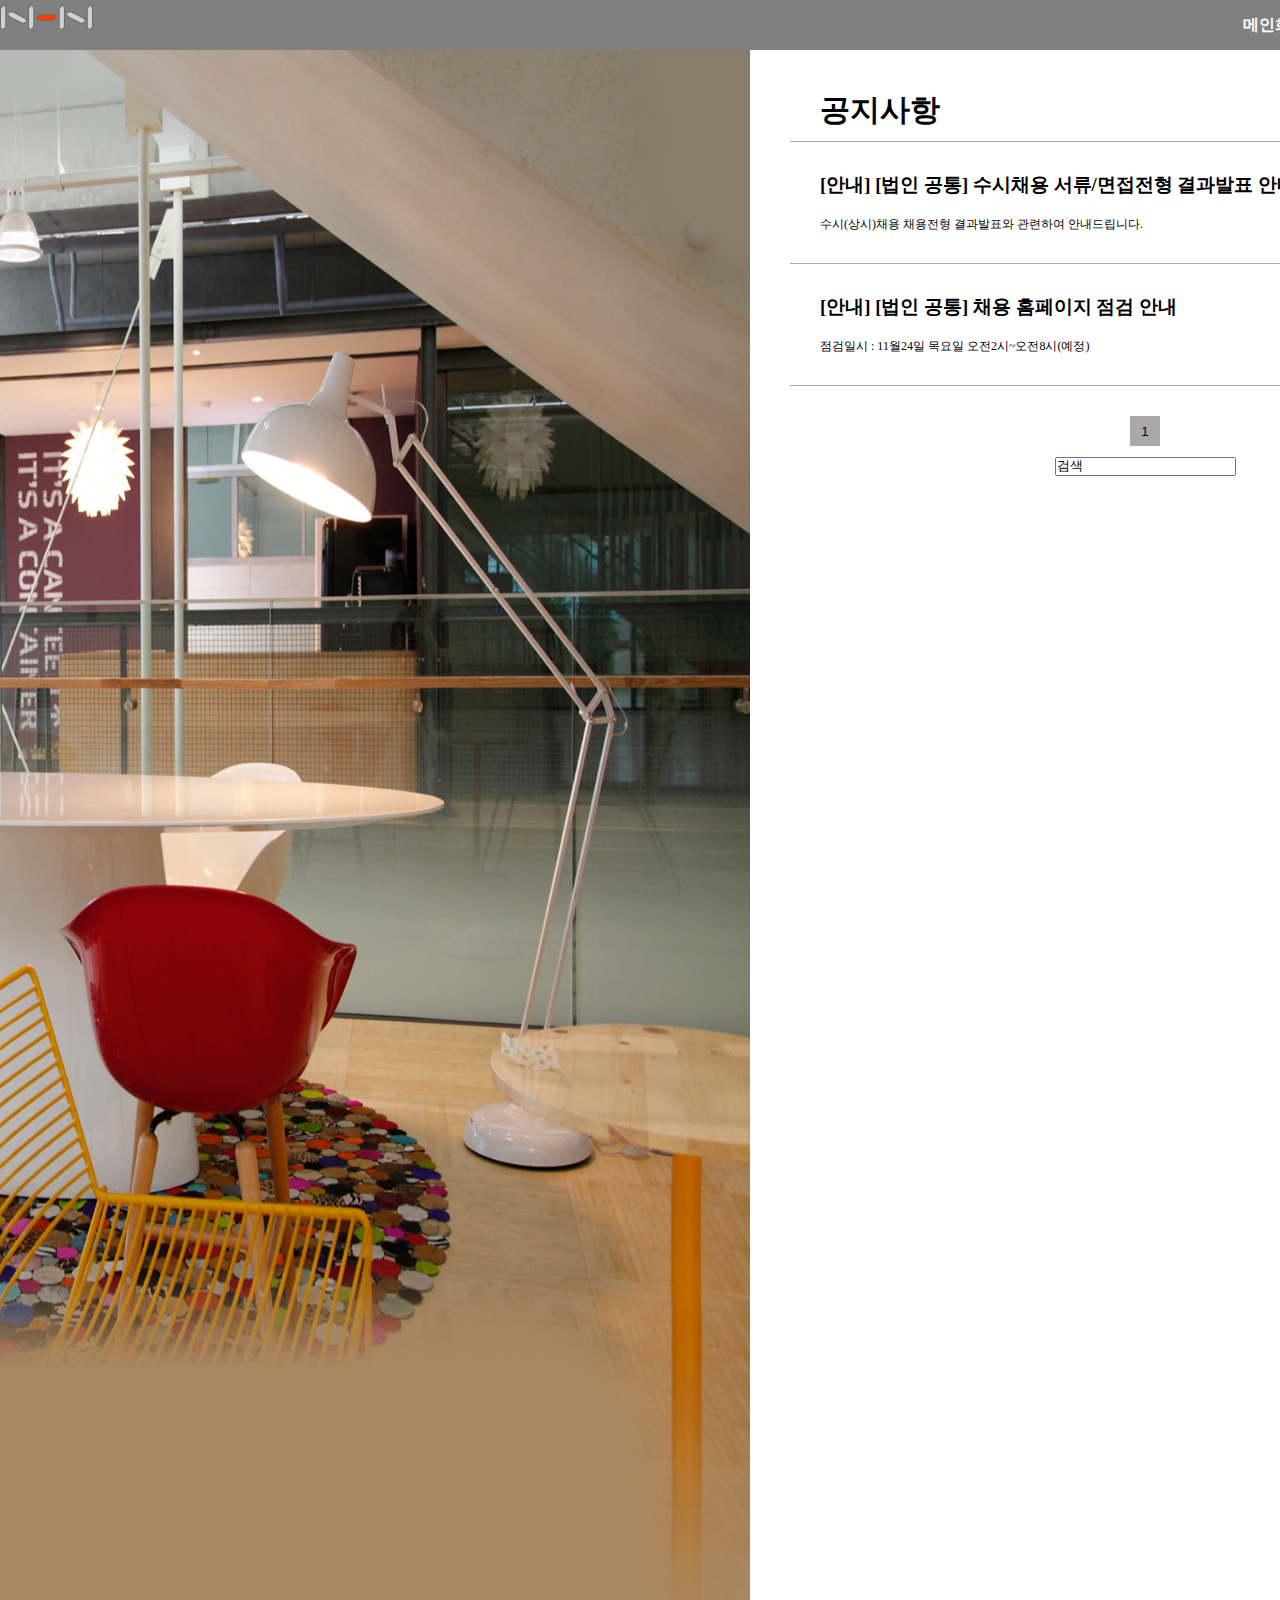
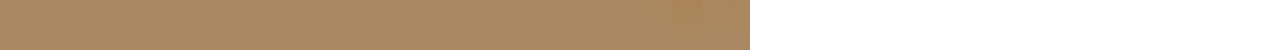
<file: NHN/index3.html>
<!DOCTYPE html>
<html lang="en">
<head>
    <meta charset="UTF-8">
    <title>Title</title>
    <link rel="stylesheet" href="css/gongji.css">
</head>
<body>
<div id="wrap">
    <header>
        <a href="#" ><img src="images/da.png" alt="img"/></a>
        <ul><div id="jigm">
            <li><a href="./index3.html">공지사항</a></li>
        </div>
        </ul>
        <ul>
            <li><a href="./index2.html">채용공고</a></li>
        </ul>
        <ul>

            <li><a href="./index.html">메인화면</a></li>

        </ul>

    </header>
    <section>
        <div id="gongji">
        <p id="jemok">공지사항</p>
            <table>
                <tr>
                    <td><h3>[안내] [법인 공통] 수시채용 서류/면접전형 결과발표 안내</h3><br><p>수시(상시)채용 채용전형 결과발표와 관련하여 안내드립니다.</p></td>
                </tr>
                <tr>
                    <td><h3>[안내] [법인 공통] 채용 홈페이지 점검 안내</h3><br><p>점검일시 : 11월24일 목요일 오전2시~오전8시(예정)</p></td>
                </tr>
         </table>
            <div id="middle">
                <button>1</button>
                <div id="padding">
                <input type="text"value="검색">
                </div>
            </div>
        </div>
    </section>
    <img src="images/notice_2560.jpg" id="leftimg"/>
</div>
</body>
</html>
</file>
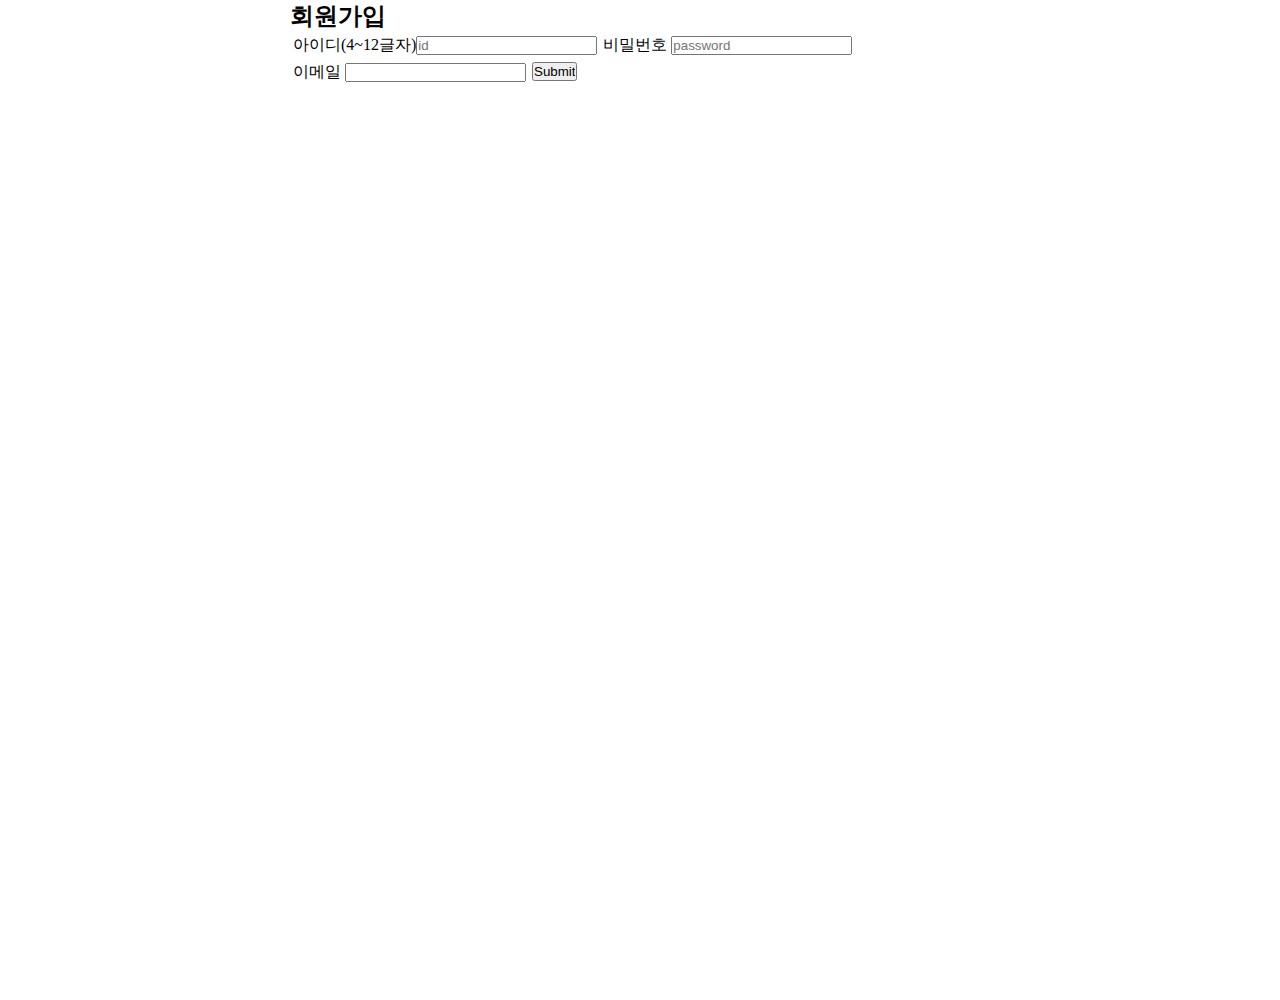
<file: NHN/login test.html>
<!DOCTYPE html>
<html lang="en">
<head>
    <meta charset="UTF-8">
    <title>Title</title>
    <link rel="stylesheet" href="logintest css.css">
</head>
<body>
<div id="wrap">
    <div id="login">
        <h2>회원가입</h2>
        <li>아이디(4~12글자)<input type="text" placeholder="id" minlength="4" maxlength="12"></li>
        <li>비밀번호 <input type="password" placeholder="password"></li>
        <li>이메일 <input type="email"></li>
        <li><input type="submit"></li>
    </div>
</div>
</body>
</html>
</file>
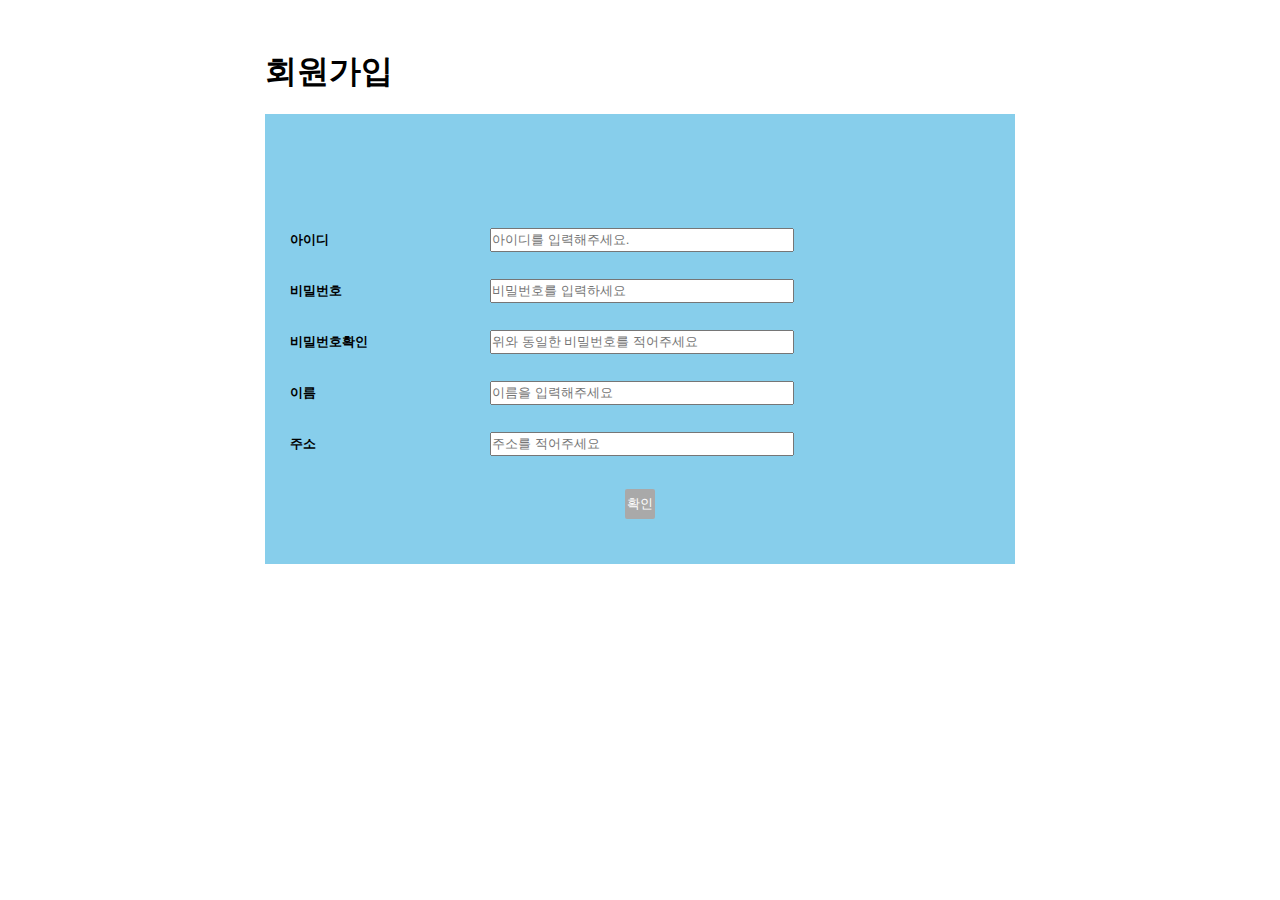
<file: register page/register.html>
<!DOCTYPE html>
<html lang="en">
<head>
    <meta charset="UTF-8">
    <title>Title</title>
    <script src="https://ajax.googleapis.com/ajax/libs/jquery/3.3.1/jquery.min.js"></script>
    <script>
        $(document).ready(function () {
            $("#sign_ok").click(function () {
                var pwd = $("#password").val();
                var pwd1 = $("#pwd_check").val();

                if (pwd != pwd1) {
                    alert("패스워드 확인과 패스워드의 내용이 다릅니다!")
                }
                else if (pwd == pwd1) {
                    alert("회원가입 성공")
                }
            })
        })
    </script>
    <style>
        * {
            margin: 0;
            padding: 0;
        }
        #register{
            padding-top:50px;
            width:750px;
            margin:0 auto;
        }
        .item_id dd,.item_pw dd,.item_checkpw dd,.item_name dd,.item_address dd{
            float:left;
        }
        .item_id dt,.item_pw dt,.item_checkpw dt,.item_name dt,.item_address dt{
            float:left;
        }
        .item_id,.item_pw,.item_checkpw,.item_name,.item_address{
            overflow: hidden;

        }
        #sign{
            width:750px; margin: 0 auto;
            background: skyblue;
            height:350px;
            padding-top:100px;
            margin-top:20px;

        }
        #sign_wrap{
            width:700px;margin:0 auto;
        }
        dt{
            width:200px;
        }
        input{
            width:300px;height:20px;
        }
        dl{
            line-height:50px;
        }
        button{
            width:30px;height:30px;border:none;
            background: darkgray;color:#fff;
            border-radius: 2px;
            position:relative;
            left:50%;
            margin-left:-15px;
        }
        #align{
            padding-top:20px;
        }
    label{
        font-weight: bold;
        font-family:monospace;
    }

    </style>
</head>
<body>
<div id="register"><h1>회원가입</h1></div>
<div id="sign">

    <div id="sign_wrap">
    <form action="">
        <dl class="item_id">
            <dt><label for="id">아이디</label></dt>
            <dd><input type="text" id="id" name="id" placeholder="아이디를 입력해주세요."></dd>
        </dl>
        <dl class="item_pw">
            <dt><label for="password">비밀번호</label></dt>
         <dd><input type="password" id="password" name="password" placeholder="비밀번호를 입력하세요"></dd>
        </dl>
            <dl class="item_checkpw">
                <dt><label for="pwd_check">비밀번호확인</label></dt>
                <dd><input type="password" id="pwd_check" name="pwd_check" placeholder="위와 동일한 비밀번호를 적어주세요"></dd>
            </dl>
        <dl class="item_name">
            <dt><label for="name">이름</label></dt>
            <dd><input type="text" id="name" name="name" placeholder="이름을 입력해주세요"></dd>
        </dl>
        <dl class="item_address">
            <dt><label for="address">주소</label></dt>
            <dd><input type="text" id="address" name="address" placeholder="주소를 적어주세요"></dd>
        </dl>
        <div id="align">
        <button type="submit" id="sign_ok" name="sign_ok">확인</button>
        </div>

    </form>
    </div>
</div>
</body>
</html>
</file>
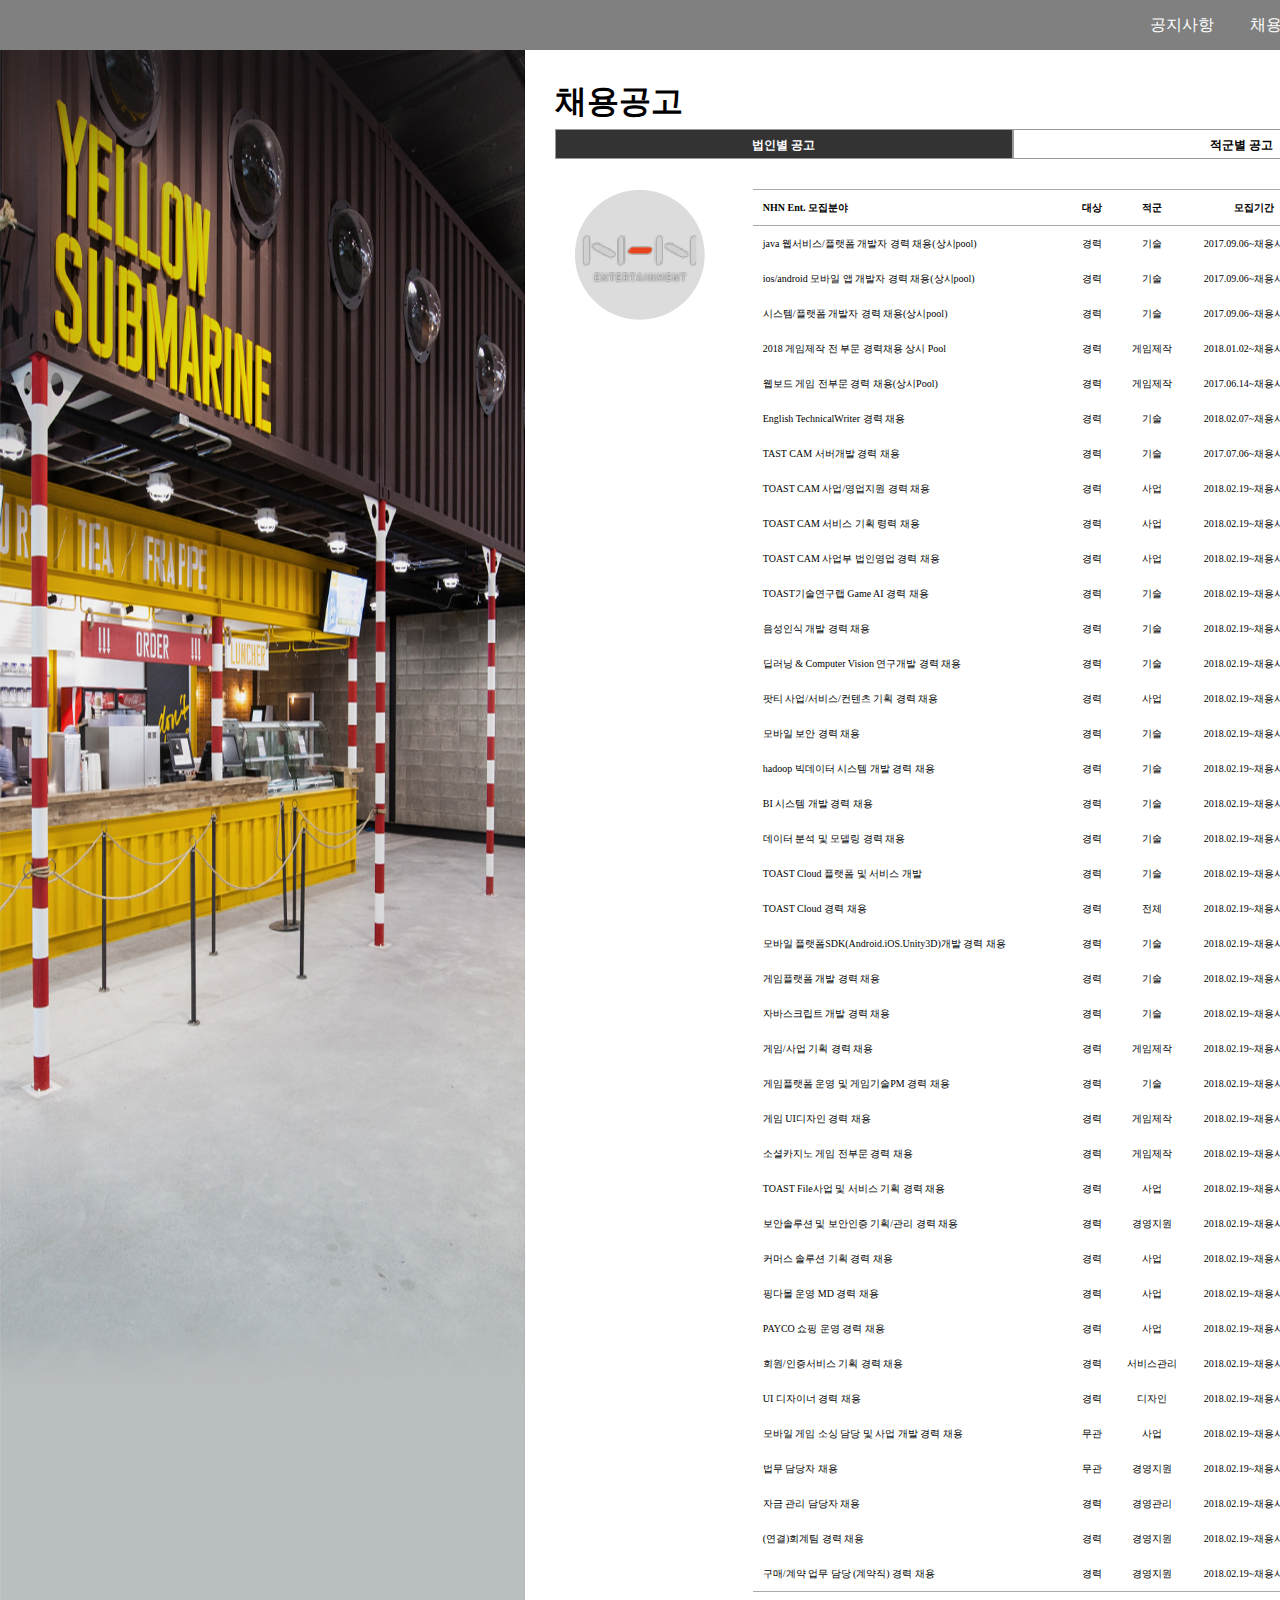
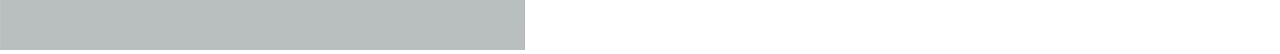
<file: NHN/NHN/index2.html>
<!DOCTYPE html>
<html lang="en">
<head>
    <meta charset="UTF-8">
    <title>Title</title>
    <link rel="stylesheet" href="css/gonggocss.css">
</head>
<body>
<div id="wrap">
<header>
    <ul>
        <li><a href="#">공지사항</a></li>
        <li><a href="#">채용공고</a></li>
        <li><a href="#">채용문의</a></li>
    </ul>
</header>
<contents>
    <div id="right">
        <h1>채용공고</h1>
    <div id="gonggo">
        <div id="bub" class="a"><h4>법인별 공고</h4></div>
    <div id="juk" class="a"><h4>적군별 공고</h4></div>
        <img src="images/Untitled-1.png" height="130" width="130" id="rightimg"/></footer>
    </div>



    <article>
        <table>
        <tr>
        <th class="n">NHN Ent. 모집분야</th>
        <th class="d">대상</th>
        <th class="d">적군</th>
        <th class="c">모집기간</th>
        <th class="b">지원서작성</th>
      </tr>
            <tr>
                <td class="n">java 웹서비스/플랫폼 개발자 경력 채용(상시pool)</td>
                <td>경력</td>
                <td>기술</td>
                <td>2017.09.06~채용시까지</td>
                <td><div class="red"><button>신규지원</button></div><div class="white"><button>수정</button></div></td>
            </tr>
            <tr>
                <td class="n">ios/android 모바일 앱 개발자 경력 채용(상시pool)</td>
                <td>경력</td>
                <td>기술</td>
                <td>2017.09.06~채용시까지</td>
                <td><div class="red"><button>신규지원</button></div><div class="white"><button>수정</button></div></td>
            </tr>
            <tr>
                <td class="n">시스템/플랫폼 개발자 경력 채용(상시pool)</td>
                <td>경력</td>
                <td>기술</td>
                <td>2017.09.06~채용시까지</td>
                <td><div class="red"><button>신규지원</button></div><div class="white"><button>수정</button></div></td>
            </tr>
            <tr>
            <td class="n">2018 게임제작 전 부문 경력채용 상시 Pool</td>
            <td>경력</td>
            <td>게임제작</td>
            <td>2018.01.02~채용시까지</td>
            <td><div class="red"><button>신규지원</button></div><div class="white"><button>수정</button></div></td>
        </tr>
            <tr>
            <td class="n">웹보드 게임 전부문 경력 채용(상시Pool)</td>
            <td>경력</td>
            <td>게임제작</td>
            <td>2017.06.14~채용시까지</td>
            <td><div class="red"><button>신규지원</button></div><div class="white"><button>수정</button></div></td>
        </tr>
            <tr>
            <td class="n">English TechnicalWriter 경력 채용</td>
            <td>경력</td>
            <td>기술</td>
            <td>2018.02.07~채용시까지</td>
            <td><div class="red"><button>신규지원</button></div><div class="white"><button>수정</button></div></td>
        </tr>
            <tr>
            <td class="n">TAST CAM 서버개발 경력 채용</td>
            <td>경력</td>
            <td>기술</td>
            <td>2017.07.06~채용시까지</td>
            <td><div class="red"><button>신규지원</button></div><div class="white"><button>수정</button></div></td>
        </tr>
            <tr>
            <td class="n">TOAST CAM 사업/영업지원 경력 채용</td>
            <td>경력</td>
            <td>사업</td>
            <td>2018.02.19~채용시까지</td>
            <td><div class="red"><button>신규지원</button></div><div class="white"><button>수정</button></div></td>
        </tr>
            <tr>
                <td class="n">TOAST CAM 서비스 기획 령력 채용</td>
                <td>경력</td>
                <td>사업</td>
                <td>2018.02.19~채용시까지</td>
                <td><div class="red"><button>신규지원</button></div><div class="white"><button>수정</button></div></td>
            </tr><tr>
            <td class="n">TOAST CAM 사업부 법인영업 경력 채용</td>
            <td>경력</td>
            <td>사업</td>
            <td>2018.02.19~채용시까지</td>
            <td><div class="red"><button>신규지원</button></div><div class="white"><button>수정</button></div></td>
        </tr><tr>
            <td class="n">TOAST기술연구랩 Game AI 경력 채용</td>
            <td>경력</td>
            <td>기술</td>
            <td>2018.02.19~채용시까지</td>
            <td><div class="red"><button>신규지원</button></div><div class="white"><button>수정</button></div></td>
        </tr><tr>
            <td class="n">음성인식 개발 경력 채용</td>
            <td>경력</td>
            <td>기술</td>
            <td>2018.02.19~채용시까지</td>
            <td><div class="red"><button>신규지원</button></div><div class="white"><button>수정</button></div></td>
        </tr><tr>
            <td class="n">딥러닝 & Computer Vision 연구개발 경력 채용</td>
            <td>경력</td>
            <td>기술</td>
            <td>2018.02.19~채용시까지</td>
            <td><div class="red"><button>신규지원</button></div><div class="white"><button>수정</button></div></td>
        </tr><tr>
            <td class="n">팟티 사업/서비스/컨텐츠 기획 경력 채용</td>
            <td>경력</td>
            <td>사업</td>
            <td>2018.02.19~채용시까지</td>
            <td><div class="red"><button>신규지원</button></div><div class="white"><button>수정</button></div></td>
        </tr><tr>
            <td class="n">모바일 보안 경력 채용</td>
            <td>경력</td>
            <td>기술</td>
            <td>2018.02.19~채용시까지</td>
            <td><div class="red"><button>신규지원</button></div><div class="white"><button>수정</button></div></td>
        </tr><tr>
            <td class="n">hadoop 빅데이터 시스템 개발 경력 채용</td>
            <td>경력</td>
            <td>기술</td>
            <td>2018.02.19~채용시까지</td>
            <td><div class="red"><button>신규지원</button></div><div class="white"><button>수정</button></div></td>
        </tr><tr>
            <td class="n">BI 시스템 개발 경력 채용</td>
            <td>경력</td>
            <td>기술</td>
            <td>2018.02.19~채용시까지</td>
            <td><div class="red"><button>신규지원</button></div><div class="white"><button>수정</button></div></td>
        </tr><tr>
            <td class="n">데이터 분석 및 모델링 경력 채용</td>
            <td>경력</td>
            <td>기술</td>
            <td>2018.02.19~채용시까지</td>
            <td><div class="red"><button>신규지원</button></div><div class="white"><button>수정</button></div></td>
        </tr><tr>
            <td class="n">TOAST Cloud 플랫폼 및 서비스 개발</td>
            <td>경력</td>
            <td>기술</td>
            <td>2018.02.19~채용시까지</td>
            <td><div class="red"><button>신규지원</button></div><div class="white"><button>수정</button></div></td>
        </tr><tr>
            <td class="n">TOAST Cloud 경력 채용</td>
            <td>경력</td>
            <td>전체</td>
            <td>2018.02.19~채용시까지</td>
            <td><div class="red"><button>신규지원</button></div><div class="white"><button>수정</button></div></td>
        </tr><tr>
            <td class="n">모바일 플랫폼SDK(Android.iOS.Unity3D)개발 경력 채용</td>
            <td>경력</td>
            <td>기술</td>
            <td>2018.02.19~채용시까지</td>
            <td><div class="red"><button>신규지원</button></div><div class="white"><button>수정</button></div></td>
        </tr><tr>
            <td class="n">게임플랫폼 개발 경력 채용</td>
            <td>경력</td>
            <td>기술</td>
            <td>2018.02.19~채용시까지</td>
            <td><div class="red"><button>신규지원</button></div><div class="white"><button>수정</button></div></td>
        </tr><tr>
            <td class="n">자바스크립트 개발 경력 채용</td>
            <td>경력</td>
            <td>기술</td>
            <td>2018.02.19~채용시까지</td>
            <td><div class="red"><button>신규지원</button></div><div class="white"><button>수정</button></div></td>
        </tr><tr>
            <td class="n">게임/사업 기획 경력 채용</td>
            <td>경력</td>
            <td>게임제작</td>
            <td>2018.02.19~채용시까지</td>
            <td><div class="red"><button>신규지원</button></div><div class="white"><button>수정</button></div></td>
        </tr><tr>
            <td class="n">게임플랫폼 운영 및 게임기술PM 경력 채용</td>
            <td>경력</td>
            <td>기술</td>
            <td>2018.02.19~채용시까지</td>
            <td><div class="red"><button>신규지원</button></div><div class="white"><button>수정</button></div></td>
        </tr>
            <tr>
                <td class="n">게임 UI디자인 경력 채용</td>
                <td>경력</td>
                <td>게임제작</td>
                <td>2018.02.19~채용시까지</td>
                <td><div class="red"><button>신규지원</button></div><div class="white"><button>수정</button></div></td>
            </tr>
            <tr>
                <td class="n">소셜카지노 게임 전부문 경력 채용</td>
                <td>경력</td>
                <td>게임제작</td>
                <td>2018.02.19~채용시까지</td>
                <td><div class="red"><button>신규지원</button></div><div class="white"><button>수정</button></div></td>
            </tr><tr>
            <td class="n">TOAST File사업 및 서비스 기획 경력 채용</td>
            <td>경력</td>
            <td>사업</td>
            <td>2018.02.19~채용시까지</td>
            <td><div class="red"><button>신규지원</button></div><div class="white"><button>수정</button></div></td>
        </tr><tr>
            <td class="n">보안솔루션 및 보안인증 기획/관리 경력 채용</td>
            <td>경력</td>
            <td>경영지원</td>
            <td>2018.02.19~채용시까지</td>
            <td><div class="red"><button>신규지원</button></div><div class="white"><button>수정</button></div></td>
        </tr><tr>
            <td class="n">커머스 솔루션 기획 경력 채용</td>
            <td>경력</td>
            <td>사업</td>
            <td>2018.02.19~채용시까지</td>
            <td><div class="red"><button>신규지원</button></div><div class="white"><button>수정</button></div></td>
        </tr><tr>
            <td class="n">핑다몰 운영 MD 경력 채용</td>
            <td>경력</td>
            <td>사업</td>
            <td>2018.02.19~채용시까지</td>
            <td><div class="red"><button>신규지원</button></div><div class="white"><button>수정</button></div></td>
        </tr>
            <tr>
                <td class="n">PAYCO 쇼핑 운영 경력 채용</td>
                <td>경력</td>
                <td>사업</td>
                <td>2018.02.19~채용시까지</td>
                <td><div class="red"><button>신규지원</button></div><div class="white"><button>수정</button></div></td>
            </tr>
            <tr>
                <td class="n">회원/인증서비스 기획 경력 채용</td>
                <td>경력</td>
                <td>서비스관리</td>
                <td>2018.02.19~채용시까지</td>
                <td><div class="red"><button>신규지원</button></div><div class="white"><button>수정</button></div></td>
            </tr>
            <tr>
                <td class="n">UI 디자이너 경력 채용</td>
                <td>경력</td>
                <td>디자인</td>
                <td>2018.02.19~채용시까지</td>
                <td><div class="red"><button>신규지원</button></div><div class="white"><button>수정</button></div></td>
            </tr>
            <tr>
                <td class="n">모바일 게임 소싱 담당 및 사업 개발 경력 채용</td>
                <td>무관</td>
                <td>사업</td>
                <td>2018.02.19~채용시까지</td>
                <td><div class="red"><button>신규지원</button></div><div class="white"><button>수정</button></div></td>
            </tr>
            <tr>
                <td class="n">법무 담당자 채용</td>
                <td>무관</td>
                <td>경영지원</td>
                <td>2018.02.19~채용시까지</td>
                <td><div class="red"><button>신규지원</button></div><div class="white"><button>수정</button></div></td>
            </tr>
            <tr>
                <td class="n">자금 관리 담당자 채용</td>
                <td>경력</td>
                <td>경영관리</td>
                <td>2018.02.19~채용시까지</td>
                <td><div class="red"><button>신규지원</button></div><div class="white"><button>수정</button></div></td>
            </tr>
            <tr>
                <td class="n">(연결)회계팀 경력 채용</td>
                <td>경력</td>
                <td>경영지원</td>
                <td>2018.02.19~채용시까지</td>
                <td><div class="red"><button>신규지원</button></div><div class="white"><button>수정</button></div></td>
            </tr> <tr>
            <td class="n">구매/계약 업무 담당 (계약직) 경력 채용</td>
            <td>경력</td>
            <td>경영지원</td>
            <td>2018.02.19~채용시까지</td>
            <td><div class="red"><button>신규지원</button></div><div class="white"><button>수정</button></div></td>
            </tr>


        </table>

    </article>
    </div>
    <img src="images/recruit_default_2560.jpg" id="leftimg"/>
</contents>
<footer>


</div>
</body>
</html>
</file>
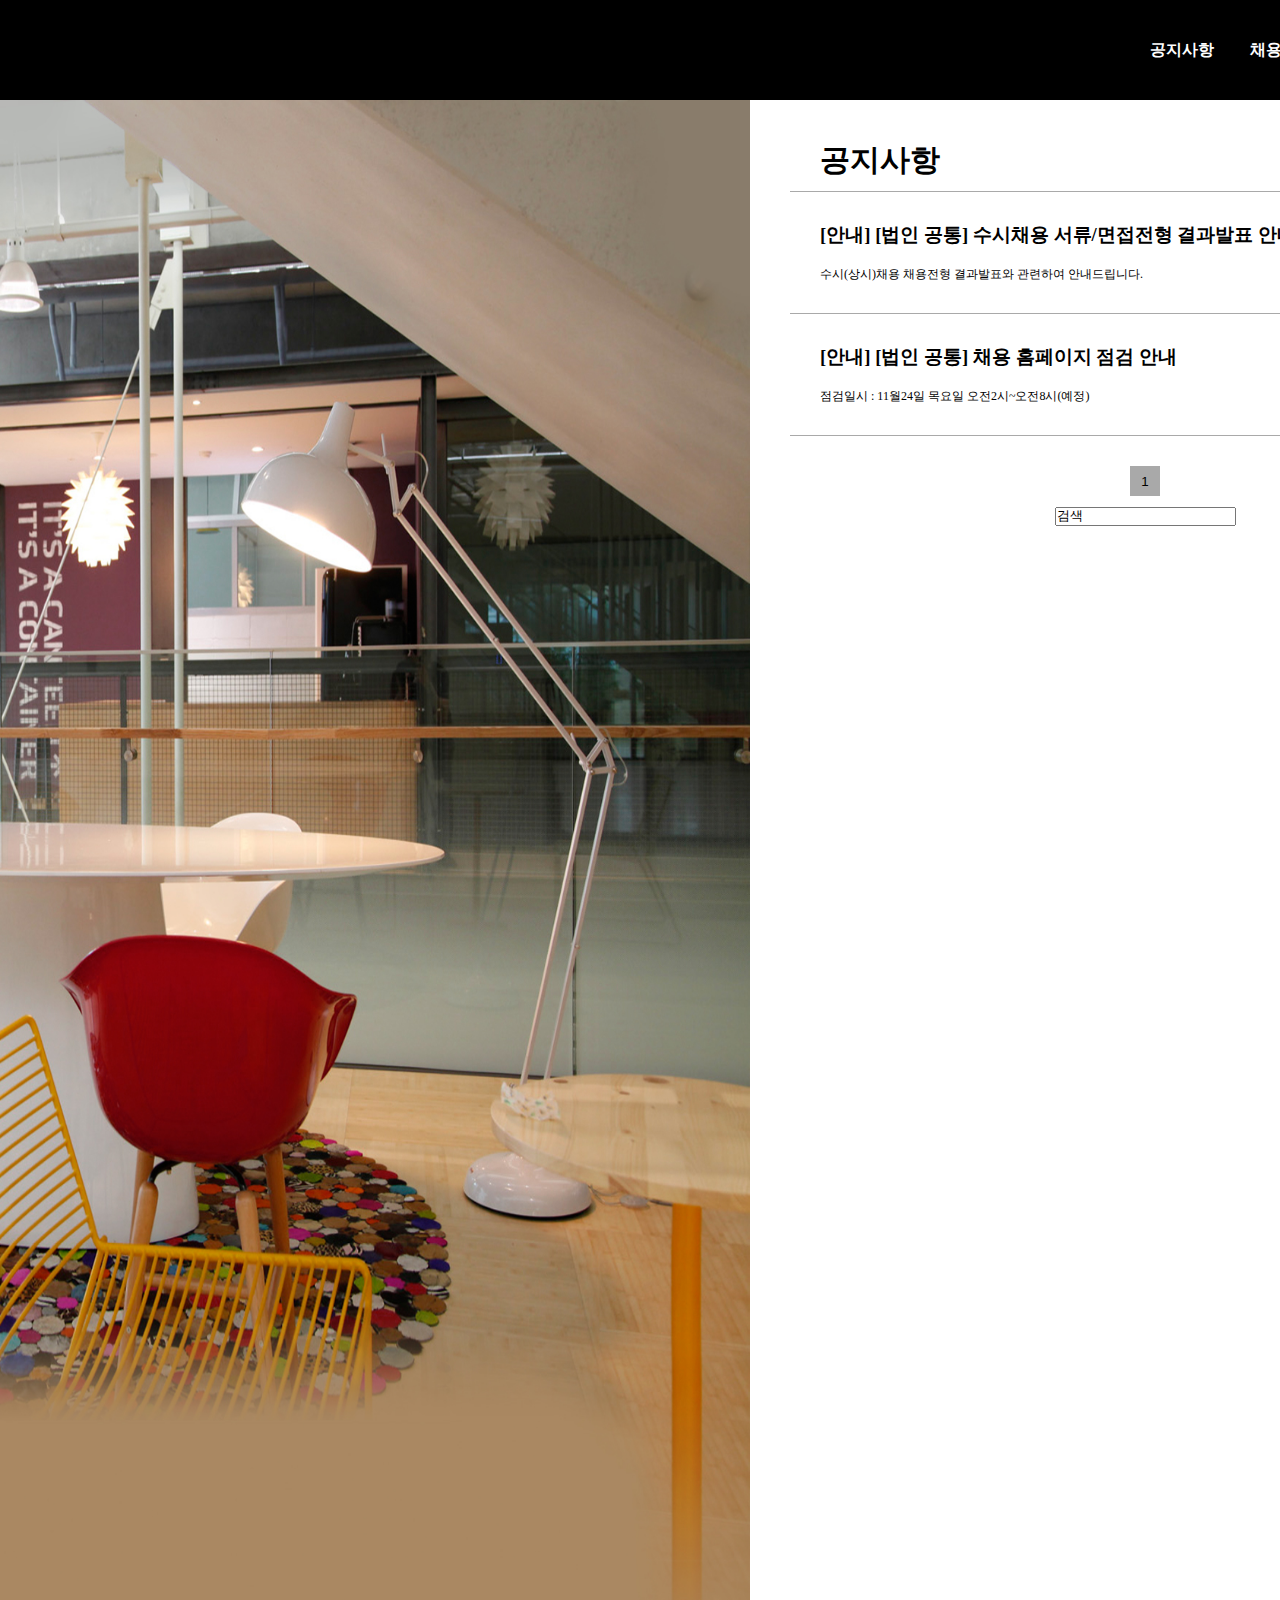
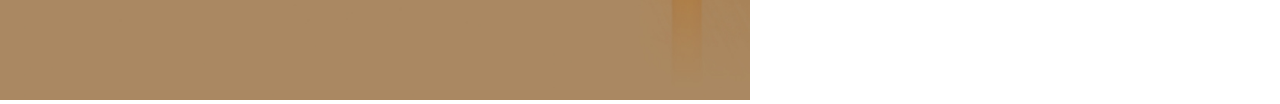
<file: NHN/NHN/index3.html>
<!DOCTYPE html>
<html lang="en">
<head>
    <meta charset="UTF-8">
    <title>Title</title>
    <link rel="stylesheet" href="css/gongji.css">
</head>
<body>
<div id="wrap">
<header>
    <ul>
        <li><a href="#">공지사항</a></li>
        <li><a href="#">채용공고</a></li>
        <li><a href="#">채용문의</a></li>
    </ul>
</header>
    <section>
        <div id="gongji">
        <p id="jemok">공지사항</p>
            <table>
                <tr>
                    <td><h3>[안내] [법인 공통] 수시채용 서류/면접전형 결과발표 안내</h3><br><p>수시(상시)채용 채용전형 결과발표와 관련하여 안내드립니다.</p></td>
                </tr>
                <tr>
                    <td><h3>[안내] [법인 공통] 채용 홈페이지 점검 안내</h3><br><p>점검일시 : 11월24일 목요일 오전2시~오전8시(예정)</p></td>
                </tr>
         </table>
            <div id="middle">
                <button>1</button>
                <br>
                <div id="padding">
                <input type="text" value="검색">
                </div>
            </div>
        </div>
    </section>
    <img src="images/notice_2560.jpg" id="leftimg"/>
</div>
</body>
</html>
</file>
<file: NHN/css/css.css>
*{margin:0;padding:0;box-sizing: border-box}
#wrap{width:1500px;height:1400px;margin:0 auto;position:relative}
h1,h2,h3,h4,h5,h6{z-index:100000;}
header{height:50px;width:100%;
    background: gray;
    line-height: 50px;
    }
header>ul{
    text-align: center;
    float:right;
    height: 50px;width:90px}
header>ul>li{width:90px;height:50px;line-height: 50px;font-weight:bold}

header>ul>li>a{color:#fff;}

header>ul>li:hover{
    background: #fff;transition:.2s;}
header>ul>li:hover>a{
    color:black;
}
a{
    text-decoration: none;color:#000;}
section{width:1500px;height:1150px;padding:0;margin:0 auto;}
#left{float:left;width:750px;padding:0;height:1000px;position:relative;}
#left>img{width:750px;height:875px;float:left;}
#right{float:left;width:750px;padding:0;height:1000px;position:relative}
.small img{float:left;width:375px;}
#big img{float:left;width:750px;height:500px;}
li{
    list-style:none;
    line-height: 30px;}
footer{position:relative;height:200px;width:1500px;
    margin:0 auto;
    background:gray;
    text-align: center;
    }
footer>p{
    line-height:200px;}
#a-left ul>li>ul li{border-bottom: black solid 1px;
    }
#a-left{width:85%;float:left;overflow: hidden;font-size: 15px;}
#a-right{width:15%;float:left;overflow: hidden;font-size: 15px;padding-right:10px;
    text-align: center;}
#a-right ul>li>ul li{border-bottom: black solid 1px;}
#a-right h3{
    text-align: center;}
#a-left h3{
    text-align: center;}
#b-left ul>li>ul li{border-bottom: black solid 1px;
}
#b-left{width:70%;float:left;overflow: hidden;font-size: 15px;padding-left:10px;}
#b-right{width:30%;float:left;overflow: hidden;font-size: 15px;
    text-align: center;}
#b-right ul>li>ul li{border-bottom: black solid 1px;}
#b-right h3{
    text-align: center;}
#b-left h3{
    text-align: center;}

#smalltext1{
    text-align: center;position:absolute;;top:30px;left:10px;width:350px;}
#smalltext1>a{color:#fff;font-size: 20px;}
#smalltext2{
    text-align: center;position:absolute;;top:30px;left:350px;width:450px;}
#smalltext2>a{color:#fff;font-size: 20px;}
#bigtext1{text-align: center;position:absolute;;top:420px;left:130px;width:500px;}
#bigtext1>a{color:#fff;font-size: 20px;}
#c{
    position:absolute;
    top:875px;
    left:10px;
}
#d{position:absolute;
    top:875px;
    left:10px;  }

#jigm{
    background: #fff;}

#jigm a{color:black;font-weight:bold;}
#jigm li{height:50px;line-height: 50px;}
/*20523최윤*/
</file>
<file: sdhs/css/css.css>
*{margin:0;padding:0;box-sizing: border-box}
body{
    background: #f3f6f8;}
#wrap{width:1000px;margin:0 auto;height:1770px;}
h1,h2,h3,h4,h5,h6,a,li,p{color:#444444}
header{
    width:1000px;
    height:140px;
}
#logo{
    width:100%;
    height:80px;
    line-height: 100px;
}
#logo>img{width:220px;height:42px; }
#logo>#login{float:right;width:300px;margin-right:10px;margin-top:18px;}
#login li{border-collapse:collapse;width:60px;height:30px;float:right;border:solid 1px #444444 ;
    line-height: 30px;cursor:pointer;
    text-align: center;
    background: #ffffff;font-size:13px;}
#login ul{width:200px;float:right;
    line-height: 70px;}
#drdw>ul{width:1000px;
    text-align: center;margin:0 auto;border-top:solid 1px gray;border-bottom: solid 1px gray}
#drdow{width:100%;
    text-align: center;}
#drdw>ul>li{;width:250px;float:left;height:60px;line-height: 60px;;position:relative;}
#drdw>ul>li>ul>li{height:0;overflow:hidden;border:none;
    line-height: 60px;z-index:11;position:relative}
a{
    text-decoration: none;
    color: #444444;
}
    
li{
    list-style: none;
}
#drdw>ul>li:hover ul li{
    height:60px;
    background: #c5e8e2;
    transition:.2s;
}
#drdw>ul>li:hover{
    background: #c5e8e2;
}
#drdw>ul>li:hover a{
    color:#444;
    font-weight:bold;
}
#drdw>ul>li>ul>li:hover {
    background:#ffffff;
}
#drdw>ul>li>ul>li:hover a{
   color:#444444;
}
#popup_register{
    width:500px;
    height:350px;
    display:none;
    position:fixed;
    top:100px;
    left:50%;
    margin-left:-250px;
    background:#444;
    color:#fff;
    z-index:1000000;
}
#id dt,#password dt,#check_pw dt,#email dt{float:left}
#id dd,#password dd,#check_pw dd,#email dd{float:left}
#popup_register input{width:200px;height:21px;}
#popup_register label{width:100px;
    line-height: 20px;}
#popup_register dd{width:240px;float:left;}
#popup_register dt{width:250px;float:left;margin-left:10px;}
#popup_register{line-height: 50px;}
#submit{width:80px;height:30px;position:relative;left:35%;margin-top:30px;}
#cancel{width:80px;height:30px;position:relative;left:35%;margin-top:30px;}

#popup_login{
    display:none;
    position: fixed;
    top:300px;
    width:500px;
    left:50%;
    margin-left: -250px;
    background: #444;
    color:#fff;
    z-index:1000000;
    line-height: 50px;
}
#popup_login dd{width:240px;float:left;}
#popup_login dt{width:250px;float:left;margin-left:10px;}
#popup_login input{width:200px;height:21px;}
#popup_login label{width:100px;
    line-height: 20px;}
#lg_id dt,#lg_password dt{float:left}
#lg_id dd,#lg_password dd{float:left}
#lg_submit{width:80px;height:30px;position:relative;left:35%;margin-top:30px;}
#lg_cancel{width:80px;height:30px;position:relative;left:35%;margin-top:30px;}

#slide{width:1000px;height:500px;position:relative;overflow:hidden;}
#slide img{width:1000px;height:500px;position:absolute;left:-100%;float:left;border:solid 1px gray}
#slide img:first-child{left:0;z-index:1}

/*640px*/
section{width:100%;height:1480px;}
#gpsic>img{width:130px;height:130px;}
aside{width:30%;height:980px;float:left;
    text-align: center;}
article{width:1000px;height:980px;
}

#contants{width:70%;height:490px;float:right;position:relative}
 article table{width:650px;margin:0 auto;border-collapse: collapse;}
article>table th{
    text-align: center;
    line-height: 25px;
    border-bottom:solid 1px #bbbbbb}
.contant{
    text-align: center;}
article table td{border-bottom:solid 1px #555555;
    line-height: 25px;}
#top{width:695px;height:240px;position:relative;border:solid 1px gray;margin:5px 10px 0 5px;
    background: #fff;padding:10px; }
#down{width:695px;height:240px;position:relative;padding:10px;margin:5px 10px 0 5px;border:solid 1px gray;background: #fff;}

article table a:hover{
    font-weight:bold;
}
#foonter{position:relative;top:25px;}
footer{
    text-align: center;
    height:150px;
    background: #555;
    width:1000px;
    position:relative;
}
footer span{color:#fff;}
#cal>table{font-size:15px;}
#cal th{width:40px;
    }
#cal table {width:290px;}
#gpsic{
    ;width:100%;height:240px;border:solid 1px gray;margin:5px auto 5px;
    background: #fff;}
#cal{padding-top:20px;
    background: #fff;height:240px;border:solid 1px gray;}
#today{
    background: blue;color:white;}

.gray{color:gainsboro;}
#bottom{width:1000px;height:490px;position:relative}
#banner{width:300px;height:480px;float:left;overflow:hidden
    ;position:relative;margin:5px auto 5px;}
#banner img{width:300px;height:480px;
    position: absolute;left:-100%;float:left;;border:solid 1px #000;cursor:pointer}
#banner img:first-child{left:0;z-index:1}
#bottomwrap{width:700px;height:490px;float:right;
    }
#du,#du2,#du3{position:absolute;top:7px; left:20px;cursor:pointer}
#du>a,#du2>a,#du3>a{color: #888;}
#cal tr td{cursor:pointer}

#cal td:hover{
    font-weight:bold;
}
.click{
    background: gray;color:#fff;}
#btop{width:695px;height:240px;position:relative;border:solid 1px gray;margin:5px 10px 0 5px;
    background: #fff;padding:10px;}
#bbottom{width:342.5px;height:235px;border:solid 1px gray;margin:5px 2.5px 5px 5px;float:left;}
#bbottom2{width:342.5px;height:235px;border:solid 1px gray;margin:5px 0 5px 5px;float:right}
#btop>table th{
    text-align: center;
    line-height: 25px;}
#btop>table td{border-bottom:solid 1px #555555;
    line-height: 25px;}
#bbottom img{width:342.5px;height:235px;position:absolute;cursor:pointer}
#black{width:342.5px;height:70px;background: #444;position: absolute;z-index:100;opacity: 0.9;margin-top:165px;
    text-align: center;line-height:70px;color:#eee;cursor:pointer
}

#bbottom2>iframe{width:342.5px;height:205px;;position: absolute}
#bbottom2>#chat{width:342.5px;height:30px;background: #444;position: absolute;z-index:100;opacity: 0.8;margin-top:205px;
    text-align: center;line-height:30px;color:#fff;}
#welcome>p{font-size:45px;color:#eee}
#color1{color:greenyellow}
#color2{color:mediumvioletred}
#color3{color:dodgerblue}
#color4{color:black}
#welcome{width:600px;height:220px;padding-top:30px;position:absolute;top:50%;margin-top:-110px;left:50%;margin-left:-300px;z-index:10;opacity:0.9;
    text-align: center;
    background: #444;}
#jemok{font-weight:bold;font-size:60px;color:#eee}
#bbottom:hover #black{
    opacity:1;
    transition:.2s;
    font-weight:bold;
}
footer>#flogo{position:absolute;left:0;top:0;width:240px;z-index:3}
.sb{width:75px;height:200px;position:absolute;top:50%;margin-top:-100px;z-index:100;
cursor:pointer}
#LA{left:10px;}
#RA{right:10px;}
#slide_wrap{position:relative;}
#mask{width:100%;height:100%;display:none;position:fixed;
    background: #000;z-index:100000;opacity:0.8}
</file>
<file: soccer/css/css.css>
*{margin:0;padding:0;box-sizing:border-box}
body{}
#bg{position:relative;
    background:url('../images/bg.jpg') no-repeat;
    width:648px;
    height: 818px;margin:0 auto;}
.a{width:50px;
    height:50px;border-radius:50%;
    background:red;position:absolute;
    line-height: 50px;
    text-align: center;
    border:solid 1px #fff;
color:#fff;}
#b{top:60px;left:304px;}
#c{top:150px;left:524px;}
#d{top:240px;left:50px;}
#e{top:240px;left:379px;}
#f{top:320px;left:304px;}
#g{top:320px;left:524px;}
#h{top:240px;left:544px;}
#i{top:150px;left:304px;}
#j{top:320px;left:70px;}
#k{top:150px;left:70px;}
#l{top:240px;left:229px;}
.b{
    width: 50px;
    height: 50px;
    border-radius: 50%;
    background: #444;
    position: absolute;
    line-height: 50px;
    text-align: center;
    border: solid 1px #fff;
    color:#fff;
}
#ab{top:515px;left:544px;}
#ac{top:515px;left:379px;}
#ad{top:600px;left:304px;}
#ae{top:430px;left:70px;}
#af{top:430px;left:304px;}
#ag{top:515px;left:50px;}
#ah{top:515px;left:229px;}
#ai{top:600px;left:70px;}
#aj{top:600px;left:524px;}
#ak{top:430px;left:524px;}
#aa{top:690px;left:304px;}
.sp{top:35px;position:absolute;left:-35px;width:110px;}
li{
    list-style: none;}
ul{width:648px;height:409px;}
img{position:absolute}
.YC{left:-3px;}
.RA{top:40px;left:35px;}
.SCB{left:-3px;top:35px;}
/*648 818*/
</file>
<file: NHN/NHN/css/css.css>
*{margin:0;padding:0;box-sizing: border-box}
#wrap{width:1200px;height:1250px;margin:0 auto;position:relative}
h1,h2,h3,h4,h5,h6{z-index:100000;}
header{height:50px;width:100%;
    background: gray;
    line-height: 60px;
    }
header>ul{;
    text-align: center;
    float:right;
    height: 50px;width:90px;}
header>li{width:30px;
    padding: 5px;}

a{
    text-decoration: none;color:#000;}
section{width:1200px;height:1000px;padding:0;margin:0 auto;}
#left{float:left;width:600px;padding:0;height:1000px;position:relative;}
#left>img{width:600px;height:800px;float:left;}
#right{float:left;width:600px;padding:0;height:1000px;position:relative}
.small img{float:left;width:300px;}
#big img{float:left;width:600px;height:500px;}
li{
    list-style:none;
    line-height: 30px;}
footer{position:relative;height:200px;width:1200px;
    margin:0 auto;
    background:gray;
    text-align: center;
    }
footer>p{
    line-height:200px;}
#a-left ul>li>ul li{border-bottom: black solid 1px;
    }
#a-left{width:85%;float:left;overflow: hidden;font-size: 15px;}
#a-right{wodth:15%;float:left;overflow: hidden;font-size: 15px;}
#a-right ul>li>ul li{border-bottom: black solid 1px;}
#a-right h3{
    text-align: center;}
#a-left h3{
    text-align: center;}
#b-left ul>li>ul li{border-bottom: black solid 1px;
}
#b-left{width:70%;float:left;overflow: hidden;font-size: 15px;}
#b-right{wodth:30%;float:left;overflow: hidden;font-size: 15px;}
#b-right ul>li>ul li{border-bottom: black solid 1px;}
#b-right h3{
    text-align: center;}
#b-left h3{
    text-align: center;}

#smalltext1{
    text-align: center;position:absolute;;top:30px;left:56px;width:200px;}
#smalltext1>a{color:#fff}
#smalltext2{
    text-align: center;position:absolute;;top:30px;left:320px;}
#smalltext2>a{color:#fff}
#bigtext1{text-align: center;position:absolute;;top:320px;left:150px;}
#bigtext1>a{color:#fff;}
#c{
    position:absolute;
    top:800px;
    left:10px;
}
#d{position:absolute;
    top:800px;
    left:10px;  }
/*20523최윤*/
</file>
<file: sdhs/sdhs/css/css.css>
*{margin:0;padding:0;box-sizing: border-box}
#wrap{width:1000px;margin:0 auto;}
h1,h2,h3,h4,h5,h6,a,li,p{color:#444444}
header{
    width:1000px;
    background: #ffff00;
    height:140px;
}
#logo{
    width:100%;
    height:100px;
    text-align: center;
    line-height: 100px;

}
#logo>#login{float:right;width:300px;margin-right:10px;margin-top:3px;}
#login li{border-collapse:collapse;width:60px;height:30px;float:right;border:solid 1px #444444 ;
    line-height: 30px;cursor:pointer;
    background: #ffffff;font-size:13px;}
#login ul{width:200px;float:right;
    line-height: 70px;}
#drdw{
    margin:0 auto;
}
#drdw>ul{width:800px;
    text-align: center;margin:0 auto;}
#drdow{width:100%;
    text-align: center;}
#drdw>ul>li{width:200px;float:left;height:40px;line-height: 40px;}
#drdw>ul>li>ul>li{height:0;overflow:hidden;
    line-height: 40px;z-index:5;position:relative}
a{
    text-decoration: none;
    color: #444444;
}
    
li{
    list-style: none;
}
#drdw>ul>li:hover ul li{
    height:40px;
    background: #111111;
    transition:.2s;
}
#drdw>ul>li:hover{
    background: #111111;
}
#drdw>ul>li:hover a{
    color:#fff;
    font-weight:bold;
}
#drdw>ul>li>ul>li:hover {
    background:#ffffff;
}
#drdw>ul>li>ul>li:hover a{
   color:#444444;
}
#popup_register{
    width:500px;
    height:350px;
    display:none;
    position:fixed;
    top:100px;
    left:50%;
    margin-left:-250px;
    background: #111111;
    opacity: 0.9;
    color:#fff;
    z-index:1000;
}
#id dt,#password dt,#check_pw dt,#email dt{float:left}
#id dd,#password dd,#check_pw dd,#email dd{float:left}
#popup_register input{width:200px;height:21px;}
#popup_register label{width:100px;
    line-height: 20px;}
#popup_register dd{width:240px;float:left;}
#popup_register dt{width:250px;float:left;margin-left:10px;}
#submit{width:80px;height:30px;position:relative;left:35%;margin-top:30px;}
#cancel{width:80px;height:30px;position:relative;left:35%;margin-top:30px;}
dl{line-height: 50px;}
#popup_login{
    display:none;
    position: fixed;
    top:300px;
    width:500px;
    left:50%;
    margin-left: -250px;
    background: #111111;
    opacity: 0.9;
    color:#fff;
    z-index:1000;
}
#popup_login dd{width:240px;float:left;}
#popup_login dt{width:250px;float:left;margin-left:10px;}
#popup_login input{width:200px;height:21px;}
#popup_login label{width:100px;
    line-height: 20px;}
#lg_id dt,#lg_password dt{float:left}
#lg_id dd,#lg_password dd{float:left}
#lg_submit{width:80px;height:30px;position:relative;left:35%;margin-top:30px;}
#lg_cancel{width:80px;height:30px;position:relative;left:35%;margin-top:30px;}

#slide{width:1000px;height:400px;position:relative;overflow:hidden;}
#slide img{width:1000px;height:400px;position:absolute;float:left;}
</file>
<file: NHN/css/gonggocss.css>
*{margin:0;padding:0;box-sizing: border-box  }

#wrap{width:1500px;height:1600px;margin:0 auto;}

li{
    list-style: none
}

a{
    text-decoration: none;
}

.a{
    cursor:pointer
}

header{height:50px;width:100%;
    background: gray;
    line-height: 50px;
}
header>ul{
    text-align: center;
    float:right;
    height: 50px;width:90px}
header>ul>li{width:90px;height:50px;line-height: 50px;font-weight:bold}

header>ul>li>a{color:#fff;}

header>ul>li:hover{
    background: #fff;transition:.2s;}
header>ul>li:hover>a{
    color:black;
}
#leftimg{
    width:35%;
    height:100%;
}

#gonggo{
    padding-top:5px;
}

#gonggo>#bub{
    width:50%;
    float:left;
    text-align: center;
    background:#333333;
    border:solid 1px #999;
    height:30px;
    line-height: 30px;color:#fff;
    font-size:15px;
}

#gonggo>#juk{
    width:50%;
    float:left;
    text-align: center;
    background: #fff;
    border:solid 1px #999;
    height:30px;
    line-height:30px;
    font-size:15px;
}

#right{
    width:65%;
    float:right;
    position:relative;
    padding:30px;
}

#right>#logo{
    width:150px;
    position: relative;
    top:50px;
    height:150px;
}
.d{
    width:50px;
}
.c{
width:120px;
}
.b{
    width:80px;
}
article{
    position:relative;
    float:right;
    padding-top:30px;padding-right:30px;}
table{width:113%;float:right;border-top:solid darkgray 1px;border-bottom:solid darkgray 1px;
    line-height: 35px; border-collapse: collapse;}
th{
    text-align: center;font-size: 10px;border-bottom: solid 1px darkgray}
td{font-size: 11px;
    text-align: center;}
.n{
    width:45%;
    text-align: left;
    padding-left: 10px;
    }

td>div>button{width:50px;font-size: 10px;border:solid 1px #111;height:23px;}
.white>button{
    background: #fff;
    float:left;
}
.red>button{
    color:#fff;
    background: red;
    float:right;

}

#rightimg{position:absolute;left:50px;top:140px;}

#jigm{
    background: #fff;}

#jigm a{color:black;font-weight:bold;}
</file>
<file: NHN/css/gongji.css>
*{margin:0;padding:0;box-sizing: border-box  }

#wrap{width:1500px;height:1600px;margin:0 auto;}

li{
    list-style: none
}

a{
    text-decoration: none;
}

.a{
    cursor:pointer
}

header{height:50px;width:100%;
    background: gray;
    line-height: 50px;
}
header>ul{
    text-align: center;
    float:right;
    height: 50px;width:90px}
header>ul>li{width:90px;height:50px;line-height: 50px;font-weight:bold}

header>ul>li>a{color:#fff;}

header>ul>li:hover{
    background: #fff;transition:.2s;}
header>ul>li:hover>a{
    color:black;
}
#leftimg{
    width:50%;
    height:100%;
}
#gongji{width:50%;height:1400px;float:right;padding-left:40px;padding-top:40px;}
#jemok{font-size: 30px;font-weight: bold;padding-left:30px;
    padding-bottom:10px;}
table{border-collapse: collapse;}
    td{
    padding:30px;
    text-align: left;width:710px;
    border-top:solid 1px darkgray;
    border-bottom:solid 1px darkgray;

}
td>p{
    font-size:12px;
}

#middle{
    text-align: center;padding:30px;}

#padding{padding-top:10px;}

#middle>button{width:30px;height:30px;border:none;
    background: darkgrey;}

#jigm{
    background: #fff;}

#jigm a{color:black;font-weight:bold;}
</file>
<file: NHN/logintest css.css>
*{margin:0;padding:0 ;box-sizing: border-box}
#wrap{margin:0 auto; width:700px;height:1000px;}
#login{
    width:100%;height:100%;
}
li{
    list-style: none;
    text-align: center;
    float:left;padding:3px;
    }
</file>
<file: NHN/NHN/css/gonggocss.css>
*{margin:0;padding:0;box-sizing: border-box  }

#wrap{width:1500px;height:1600px;}

li{
    list-style: none
}

a{
    text-decoration: none;
}

.a{
    cursor:pointer
}

header {
    width: 100%;
    height: 50px;
    background: gray;
    margin: 0 auto;
    padding-bottom: 20px;
}

header>ul{
    width:350px;
    float:right;
    line-height:50px;
}

header>ul>li{
    float:left;
    width: 100px;
}

header>ul>li>a{
    color:#fff;
    float:left;
}

#leftimg{
    width:35%;
    height:100%;
}

#gonggo{
    padding-top:5px;
}

#gonggo>#bub{
    width:50%;
    float:left;
    text-align: center;
    background:#333333;
    border:solid 1px #999;
    height:30px;
    line-height: 30px;color:#fff;
    font-size:12px;
}

#gonggo>#juk{
    width:50%;
    float:left;
    text-align: center;
    background: #fff;
    border:solid 1px #999;
    height:30px;
    line-height:30px;
    font-size:12px;
}

#right{
    width:65%;
    float:right;
    position:relative;
    padding:30px;
}

#right>#logo{
    width:150px;
    position: relative;
    top:50px;
    height:150px;
}
.d{
    width:50px;
}
.c{
width:120px;
}
.b{
    width:95px;
}
article{
    position:relative;
    float:right;
    padding-top:30px;padding-right:30px;}
table{width:120%;float:right;border-top:solid darkgray 1px;border-bottom:solid darkgray 1px;
    line-height: 35px; border-collapse: collapse;}
th{
    text-align: center;font-size: 10px;border-bottom: solid 1px darkgray}
td{font-size: 10px;
    text-align: center;}
.n{
    width:45%;
    text-align: left;
    padding-left: 10px;
    }

td>div>button{width:50px;font-size: 10px;border:solid 1px #111;height:23px;}
.white>button{
    background: #fff;
    float:left;
}
.red>button{
    color:#fff;
    background: red;
    float:right;

}

#rightimg{position:absolute;left:50px;top:140px;}
</file>
<file: NHN/NHN/css/gongji.css>
*{margin:0;padding:0;box-sizing: border-box  }

#wrap{width:1500px;height:1600px;}

li{
    list-style: none
}

a{
    text-decoration: none;
}

.a{
    cursor:pointer
}

header {
    width: 100%;
    height: 100px;
    background: black;
    margin: 0 auto;
    padding-bottom: 20px;
}

header>ul{
    width:350px;
    float:right;
    line-height:100px;
}

header>ul>li{
    float:left;
    width: 100px;
    font-weight: bold;
}

header>ul>li>a{
    color:#fff;
    float:left;
}
#leftimg{
    width:50%;
    height:100%;
}
#gongji{width:50%;height:1400px;float:right;padding-left:40px;padding-top:40px;}
#jemok{font-size: 30px;font-weight: bold;padding-left:30px;
    padding-bottom:10px;}
table{border-collapse: collapse;}
td{
    padding:30px;
    text-align: left;width:710px;
    border-top:solid 1px darkgray;
    border-bottom:solid 1px darkgray;

}
td>p{
    font-size:12px;
}

#middle{
    text-align: center;padding:30px;}
#middle>button{width:30px;height:30px;border:none;
    background: darkgrey;}

#padding{padding-top:10px;}
</file>
